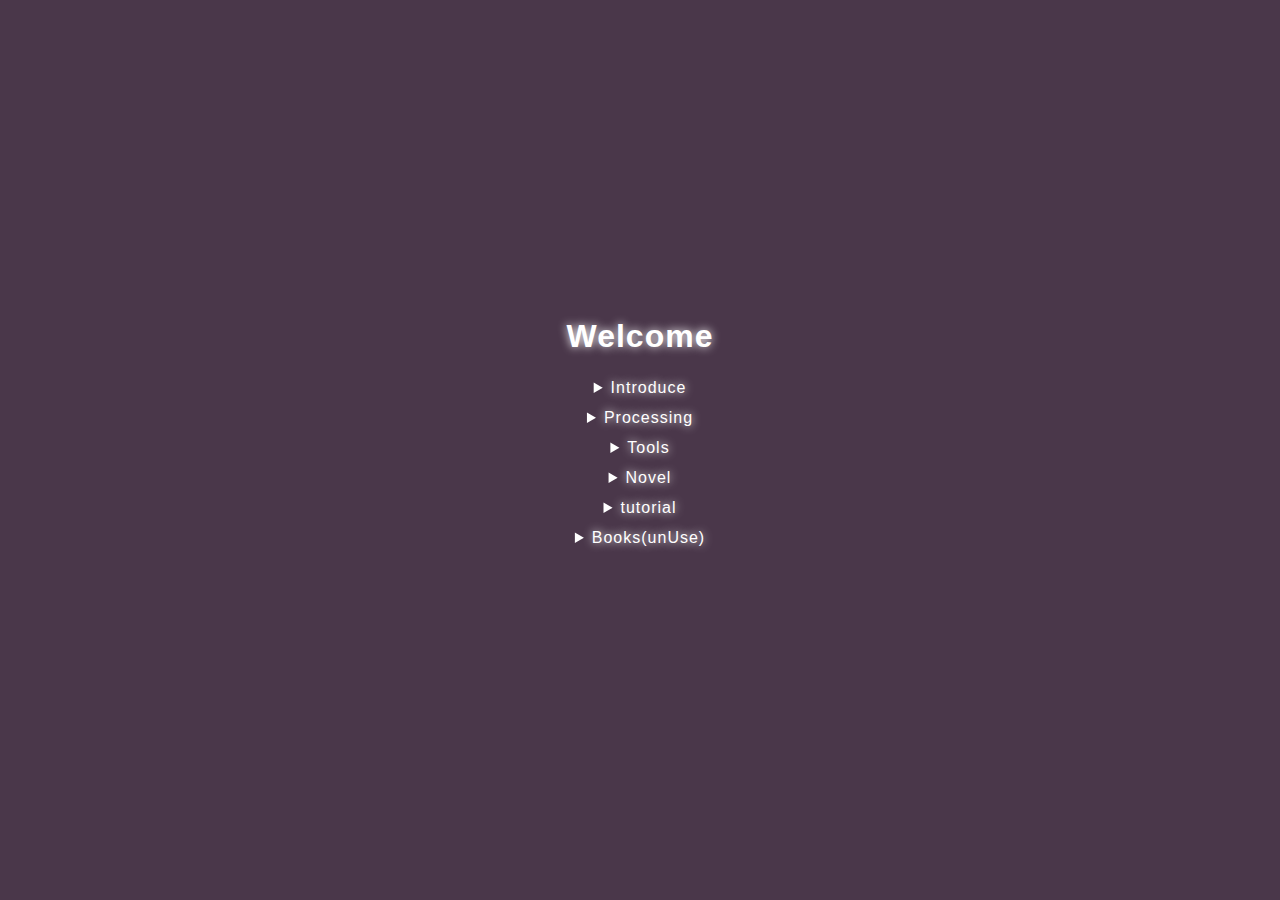
<file: index.html>
<!DOCTYPE html>
<html>
    <head>
        <meta charset="utf-8">
        <title>Chilly</title>
        <script type="text/javascript" src="src/rely/correspond.js"></script>
        <link rel="stylesheet" href="src/rely/style.css">
       
        <!--
         <style>
            #header{}
         </style>    
        <script type="text/javascript">
            function change_text(){
                document.getElementById("change").innerHTML="你在我就不无聊啦";
            }    
        </script>
      -->
        
    </head>
    <body>
        <!--
        <img src="https://SoTosorrow.github.io/src/img/love_is_in_my_blood.jpg" width="100" height="142"/>
        
        <img src="D:\git\Rep\SoTosorrow.github.io\src\img\love_is_in_my_blood.jpg" width="800" height="400"/>
        
       
        
        
        <div id=header>
            <div id="login">
                <h1>aa</h1></div>
            <h2>不会真的有人无聊到写博客吧</h2>
            <h3>好吧就是我</h3>
        <a href="https://SoTosorrow.github.io/other/Pry_into_my_brain.html" id=colour_cornsilk>Think</a>
        <br>
        <a href="D:\\git\\Rep\SoTosorrow.github.io\\other\\Pry_into_my_brain.html" id=colour_cornsilk>Think</a>
        </div>
         -->
        <div id="login">
            <h1>Welcome</h1>
            <details>
                <summary>Introduce</summary>
 
            </details>
            <details>
                <summary>Processing</summary>
                <a href="src/Processing/processing-demo.html">Process Demo</a>
                <br/>
                <a href="src/Processing//Snake/index.html">Snake Game</a>
                <br/>
                <a href="html/QuadTree.html">QuadTree</a>
				<br/>
				<a href="html/MarchingSquare.html">MarchingSquare</a>
            </details>
            <details>
                <summary>Tools</summary>
                <a href="https://github.com/SoTosorrow/SoTosorrow.github.io/blob/master/tools/main.py">Folder Mover</a>
                <br/>
                <a href="https://SoTosorrow.github.io/tools/PPM_View.html">PPM View</a>
            </details>
            <details>
                <summary>Novel</summary>
                <a href="https://SoTosorrow.github.io/html/poetry.html">poetry</a>
                <br/>
                <!--
                <a href="https://SoTosorrow.github.io/html/poetry.html">story</a>
                <br/>
                <a href="https://SoTosorrow.github.io/html/poetry.html">sentence</a>
                <br/>
                -->
                <a href="https://SoTosorrow.github.io/html/question.html">question</a>
                <br/>
                <a href="https://SoTosorrow.github.io/html/think.html">think</a>
                <br/>
            </details>
            <details>
                <summary>tutorial</summary>
                <a href="https://p5.xn--fiqs8s/">Processing</a>
            </details>
            <details>
                <summary>Books(unUse)</summary>
                <a href="http://file.allitebooks.com/20151120/The%20Nature%20of%20Code.pdf">The Nature of Code</a>
            </details>
        </div>
        
        <!--
        <div id=nav>
            <a href="">introduce</a>
            <br>
            <a href="">tutorial</a>
            <br>
            <a href="">novel</a>          
            <br>
                       
            <br>
            <details>
                <summary>tools</summary>
                <a href="https://github.com/SoTosorrow/SoTosorrow.github.io/blob/master/tools/main.py">Folder move batch</a>
                <a href="https://SoTosorrow.github.io/tools/PPM_View.html">PPM View</a>
            </details>
                
        </div>
        <div id=section>
            <h2>
                2020-11-29
            </h2>
            <p>
                等待赛博朋克2077中
            </p>
        </div>

        <div id="footer">
            <h3 id=changeText>无聊搭博客中~~~~~~</h3>
            <button onclick="change_text()">踩一下</button>
        </div>
                -->
    </body>
</html>
</file>
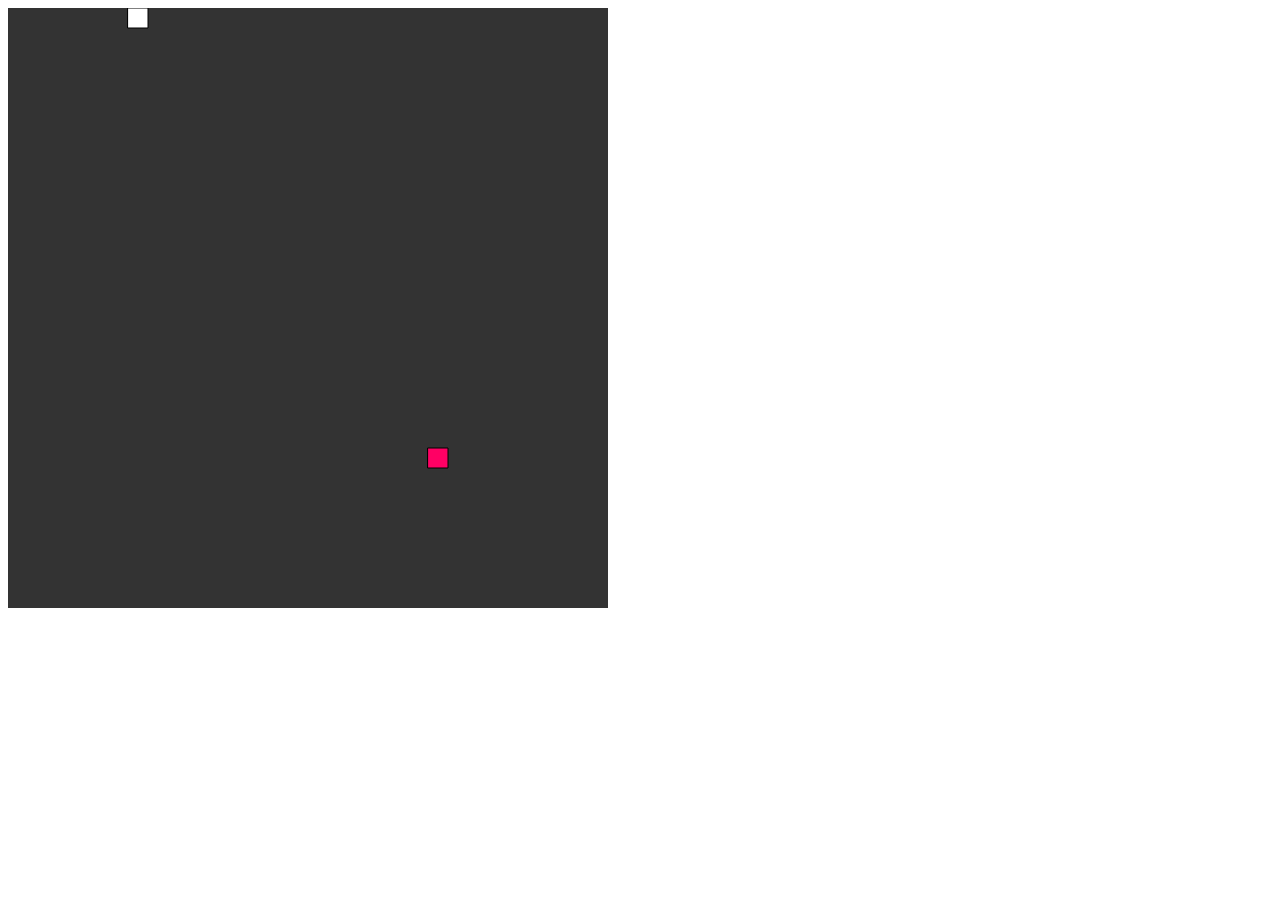
<file: src/Processing/Snake/index.html>
<!DOCTYPE html>
<html>
  <head>
    <meta charset="UTF-8">
    <title>Snake Game</title>
    <!--<script type="text/javascript" src="https://cdn.jsdelivr.net/npm/p5@1.1.9/lib/p5.min.js"></script>
    
    <script type="text/javascript" src="https://cdn.jsdelivr.net/npm/p5@1.1.9/lib/addons/p5.sound.min.js"></script>
    -->
    <script type="text/javascript" src="../libraries/p5.min.js"></script>
    <script type="text/javascript" src="../libraries/p5.sound.js"></script>
    <script type="text/javascript" src="sketch.js"></script>
    <script type="text/javascript" src="snake.js"></script>
  </head>
  <body>
  </body>
</html>
</file>
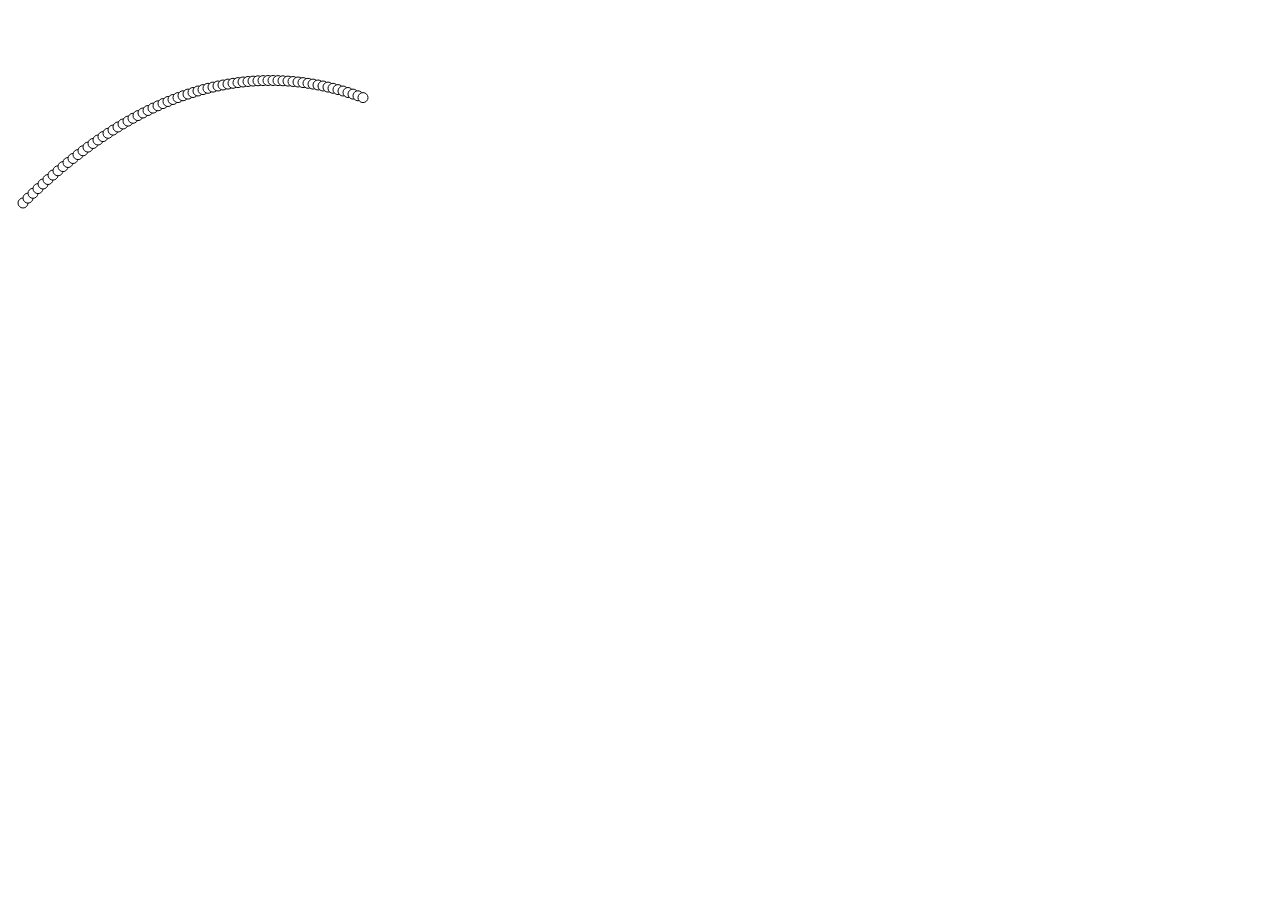
<file: mouseEmitParticle.html>
<html>
<head>
    <meta charset="utf-8">
    <title>mouseEmitParticle</title>

    <script type="text/javascript" src="src/rely/Vector2.js"></script>
    <script type="text/javascript" src="src/rely/linearEmitTrace.js"></script>
 
</head>
<body>
    <canvas id="emit" width="500" height="500"></canvas>
    <script type="text/javascript">

    //TODO 自适应填充canvas
    linearEmitTrace("emit");
    console.log(document.documentElement.clientWidth);
    console.log(document.documentElement.clientHeight);
    

    var iteration=1;
    
    </script>
    

</body>


</html>
</file>
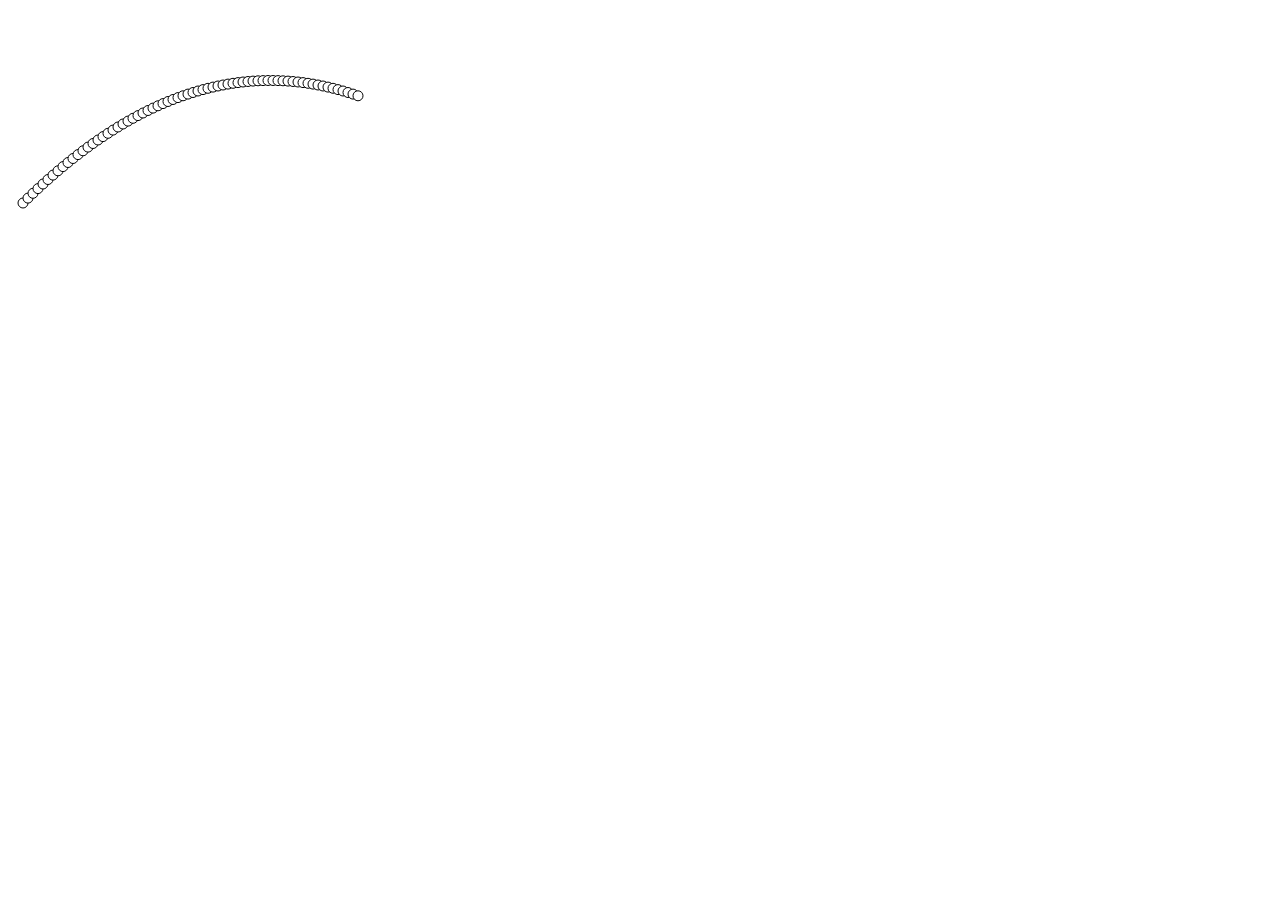
<file: test.html>
<!DOCTYPE html>  
<html lang="en">  
<head>  
 <meta charset="UTF-8">  
 <title>Particle Simulation</title>   
  
 <script type="text/javascript" src="src/rely/Vector2.js"></script>
 <script type="text/javascript" src="src/rely/linearEmitTrace.js"></script>

</head>  
<body>  
    <!--
    <textarea id="code" rows="20" cols="100"></textarea>
    -->
    <canvas id="myCanvas" width="3000px" height="1000px">
    </canvas>
    <script type="text/javascript">
        

        linearEmitTrace("myCanvas");
        l();


    </script>

</body>  
</html>
</file>
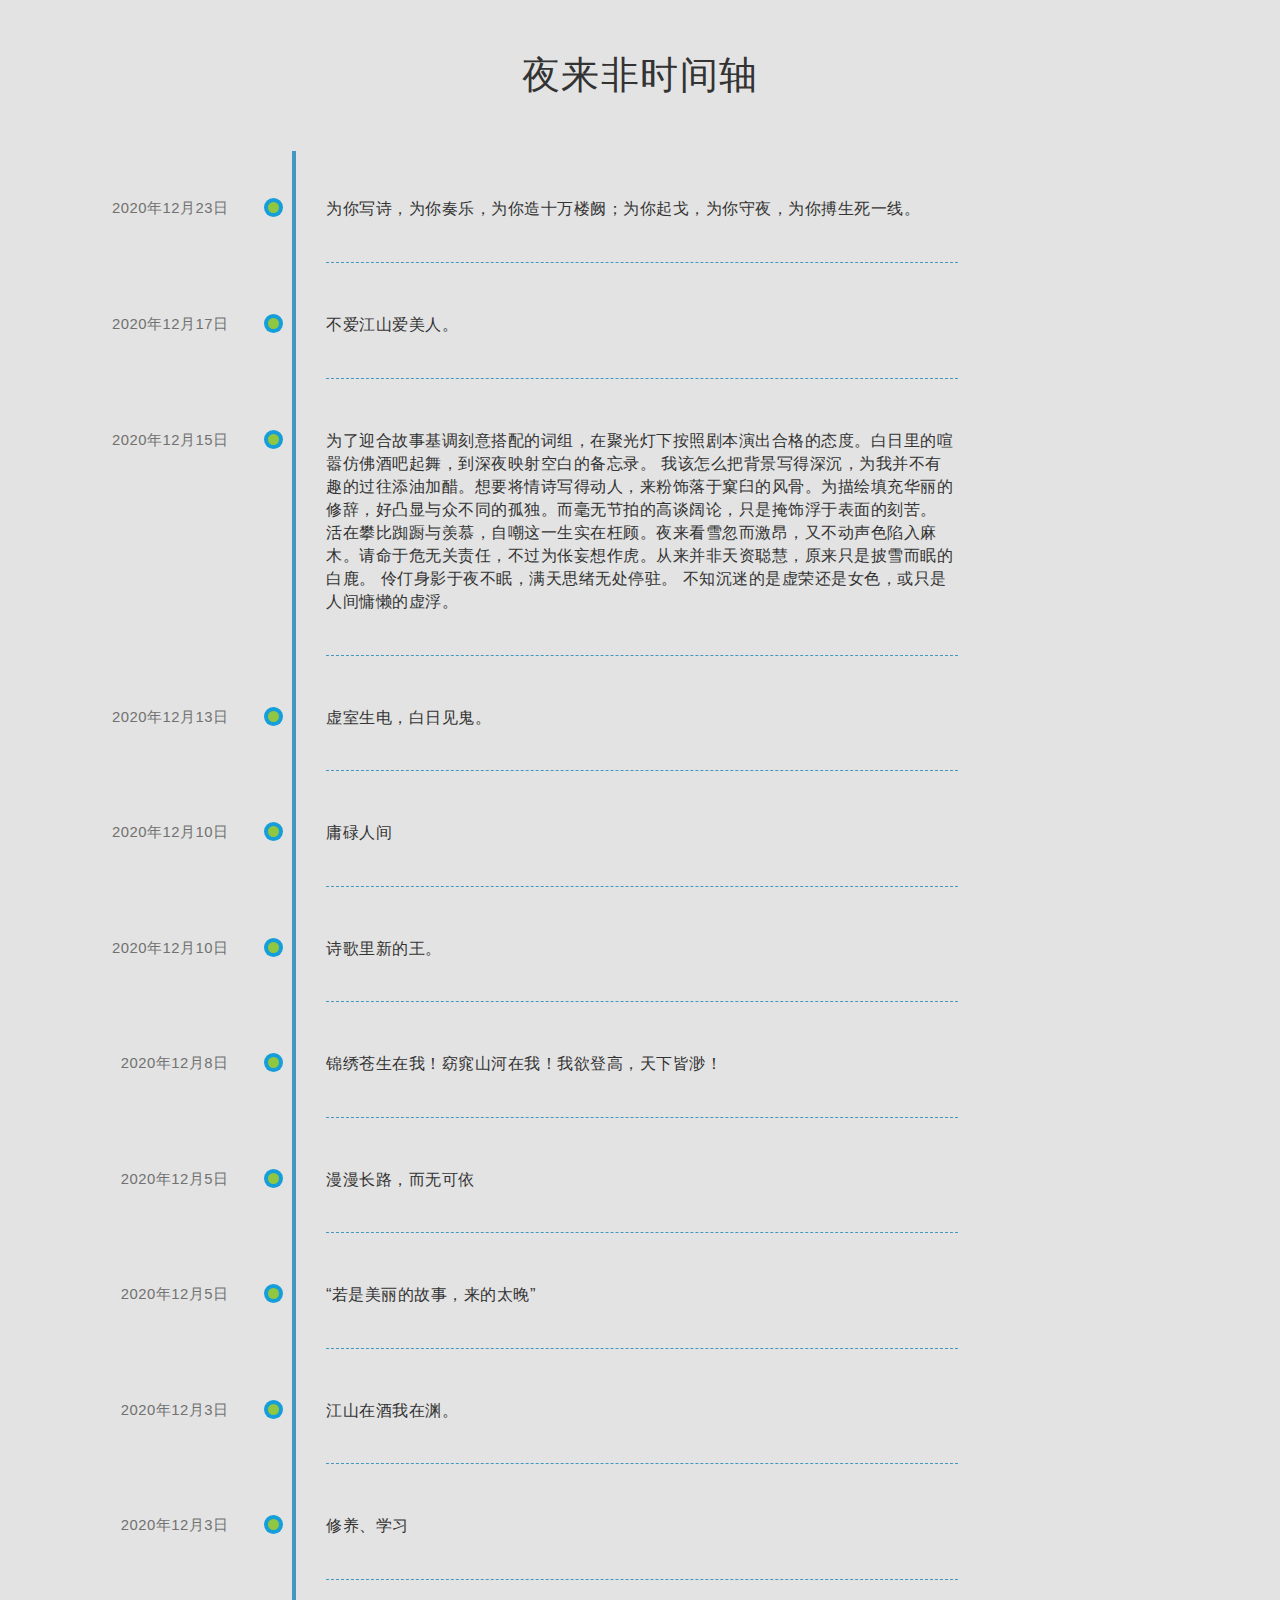
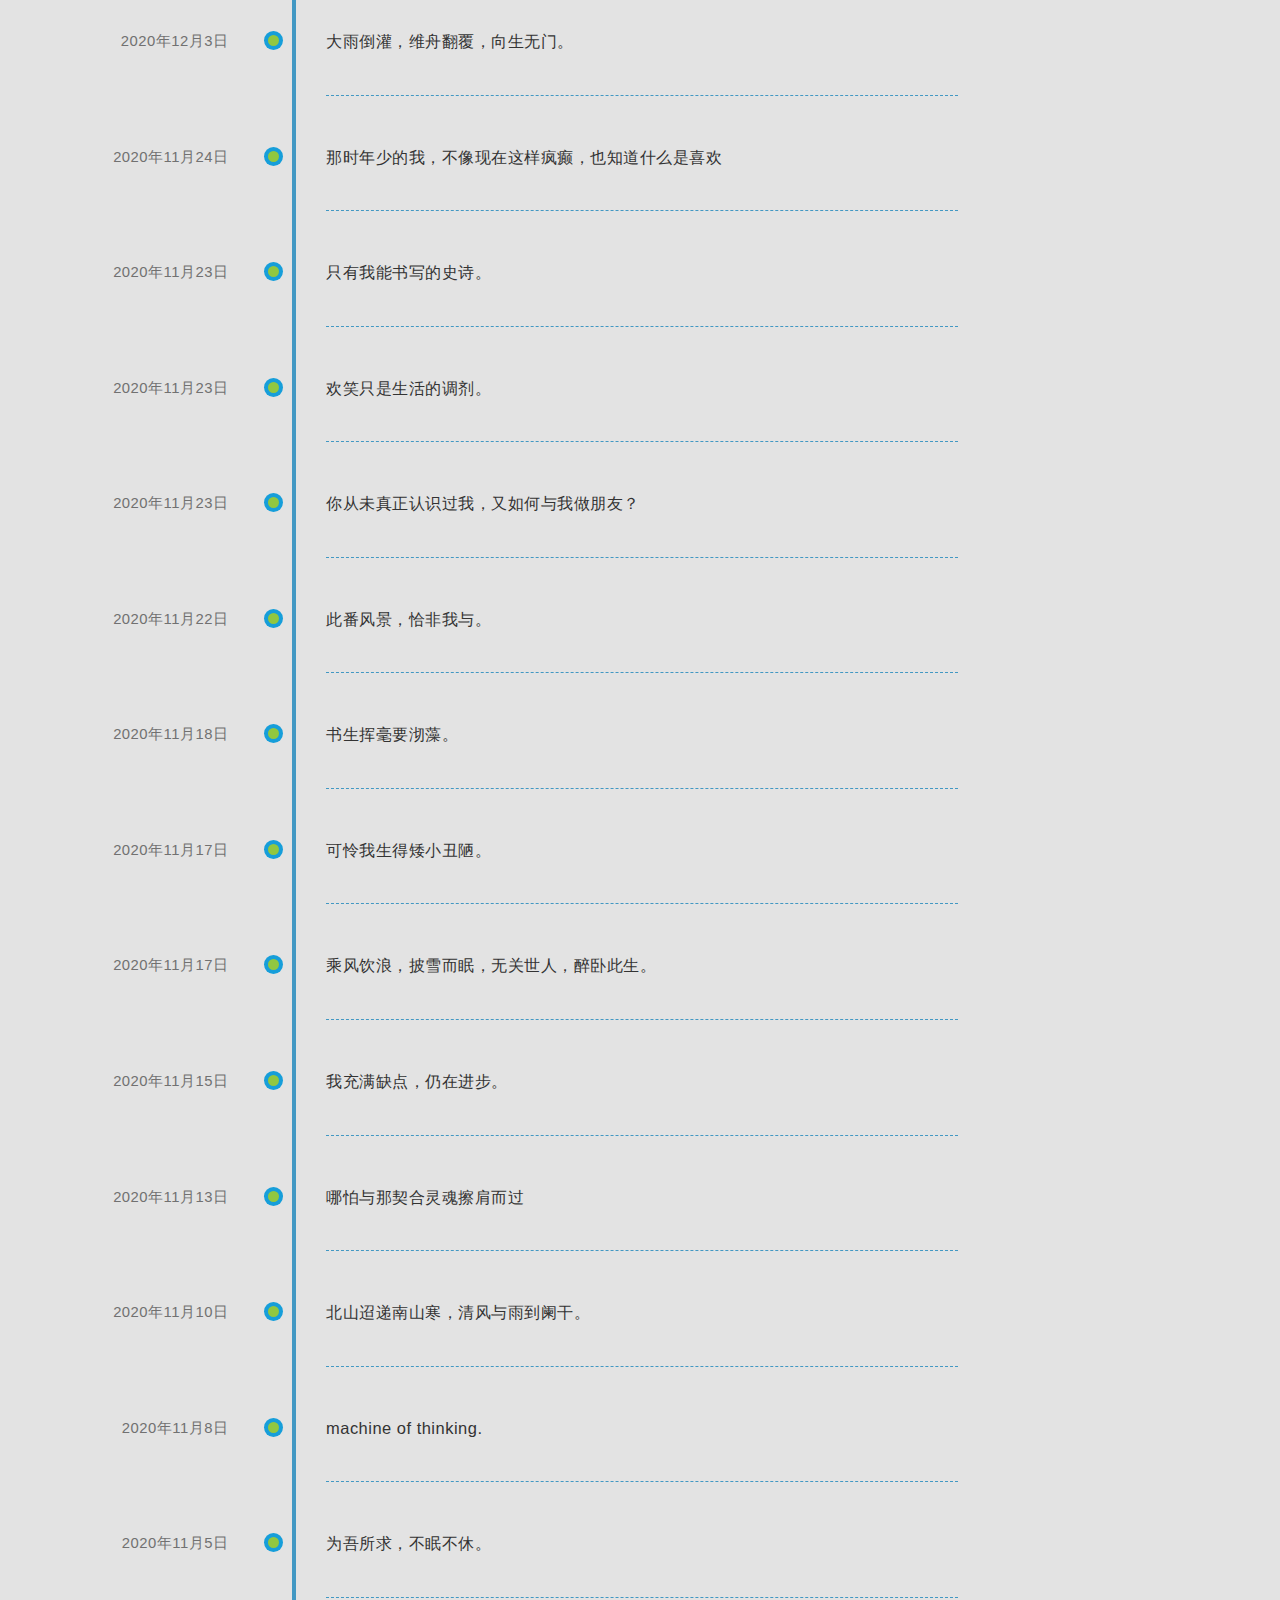
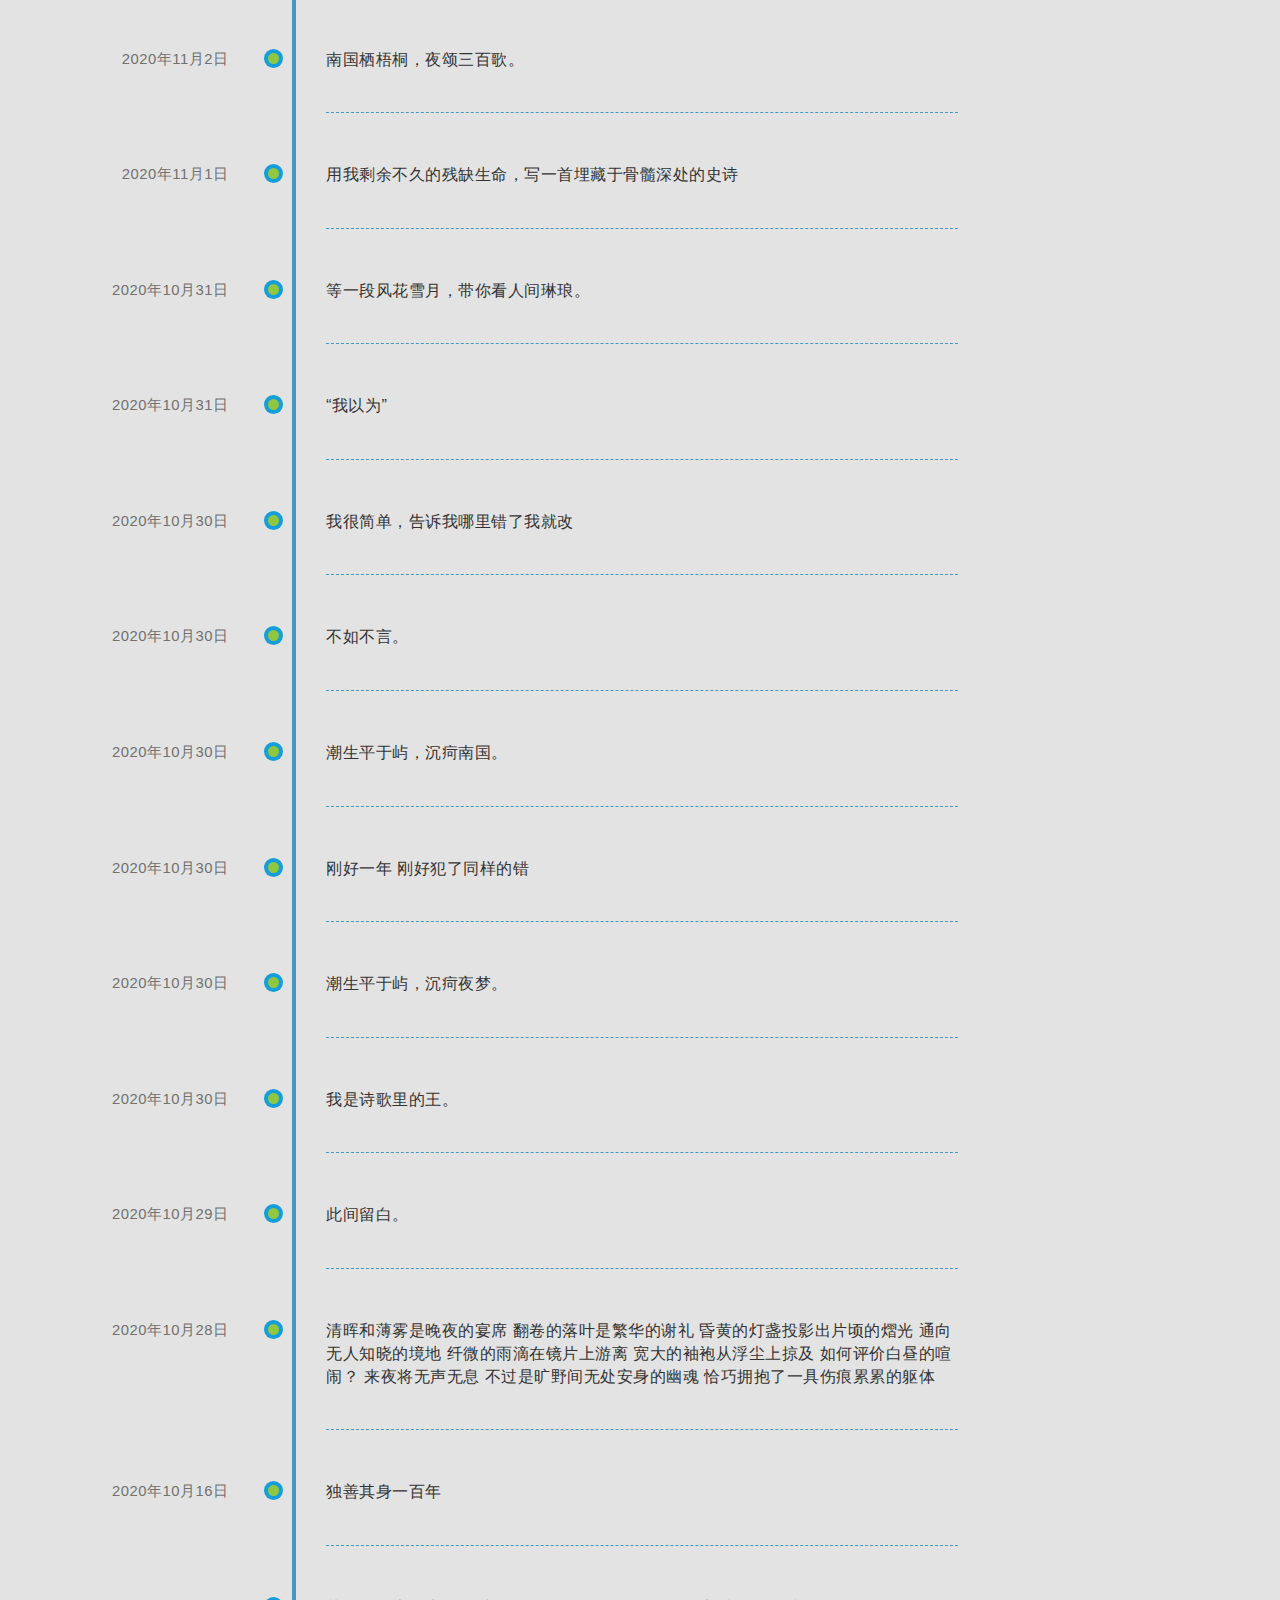
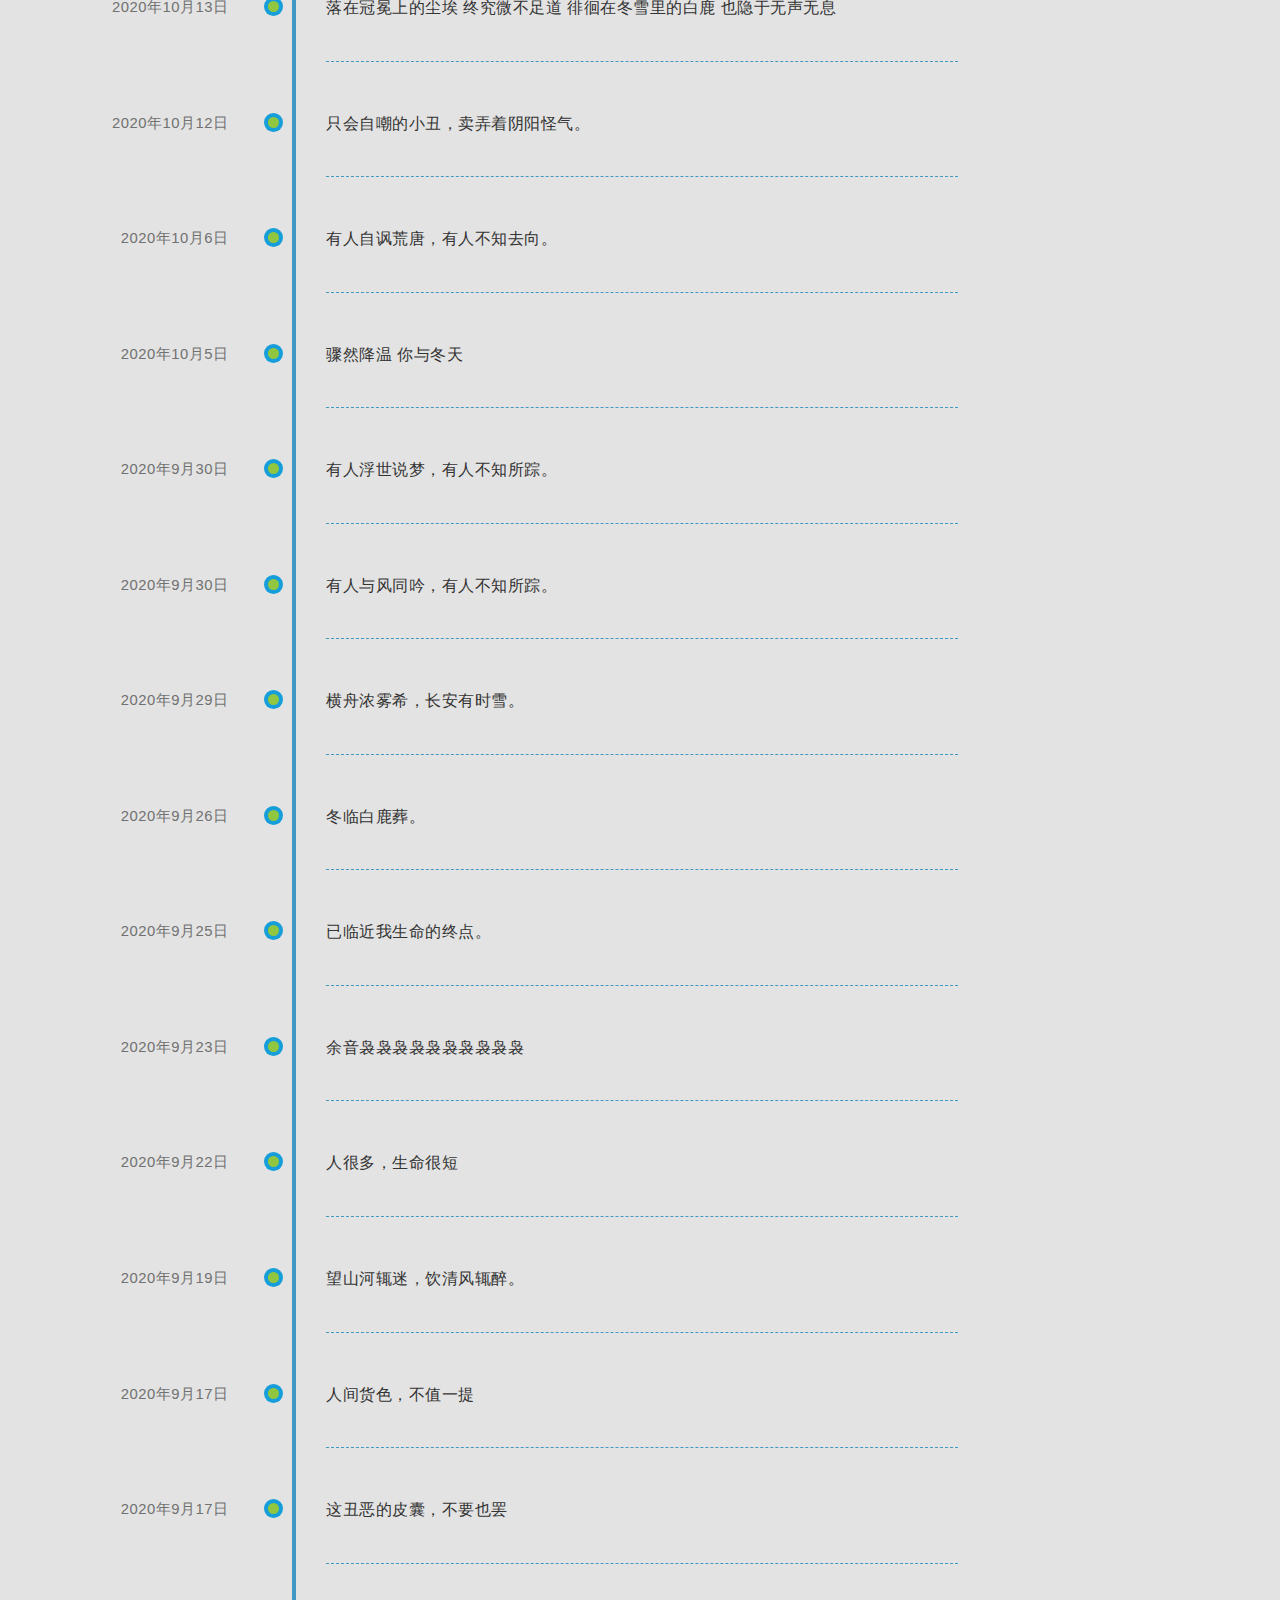
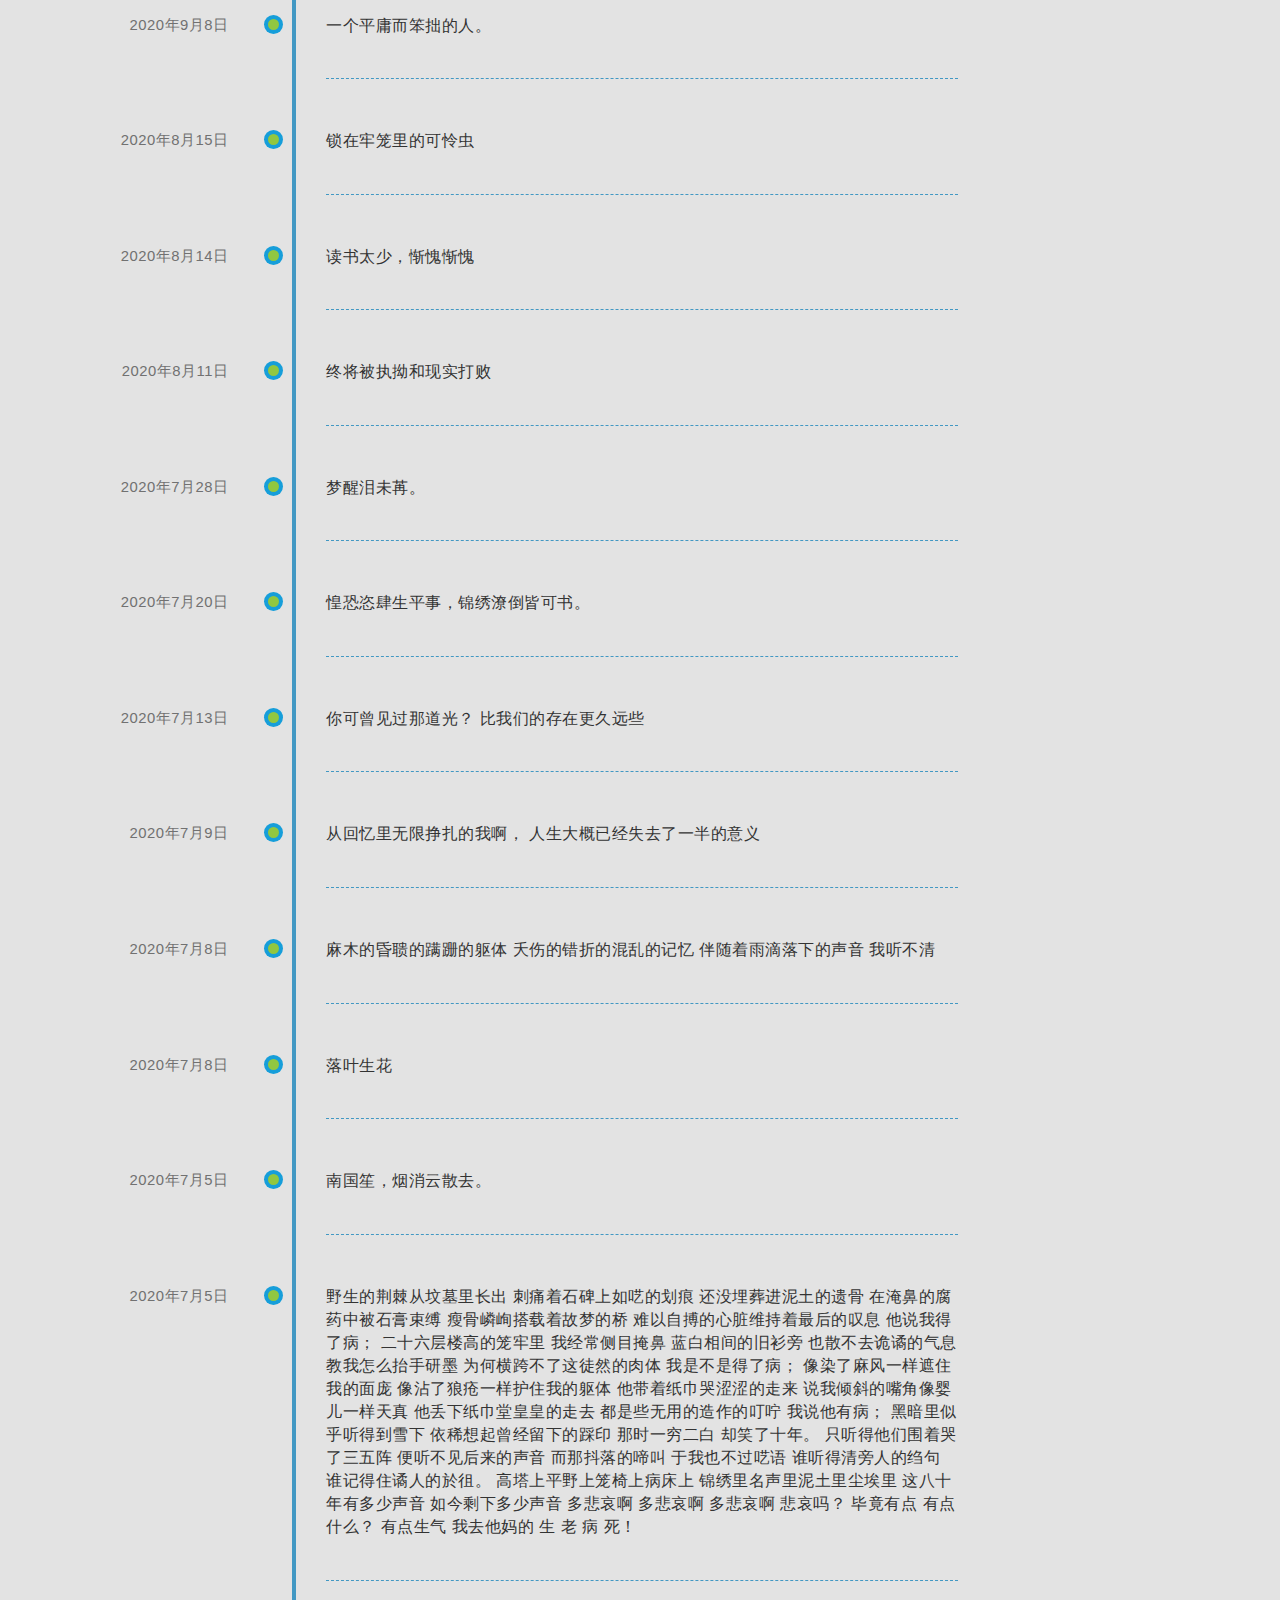
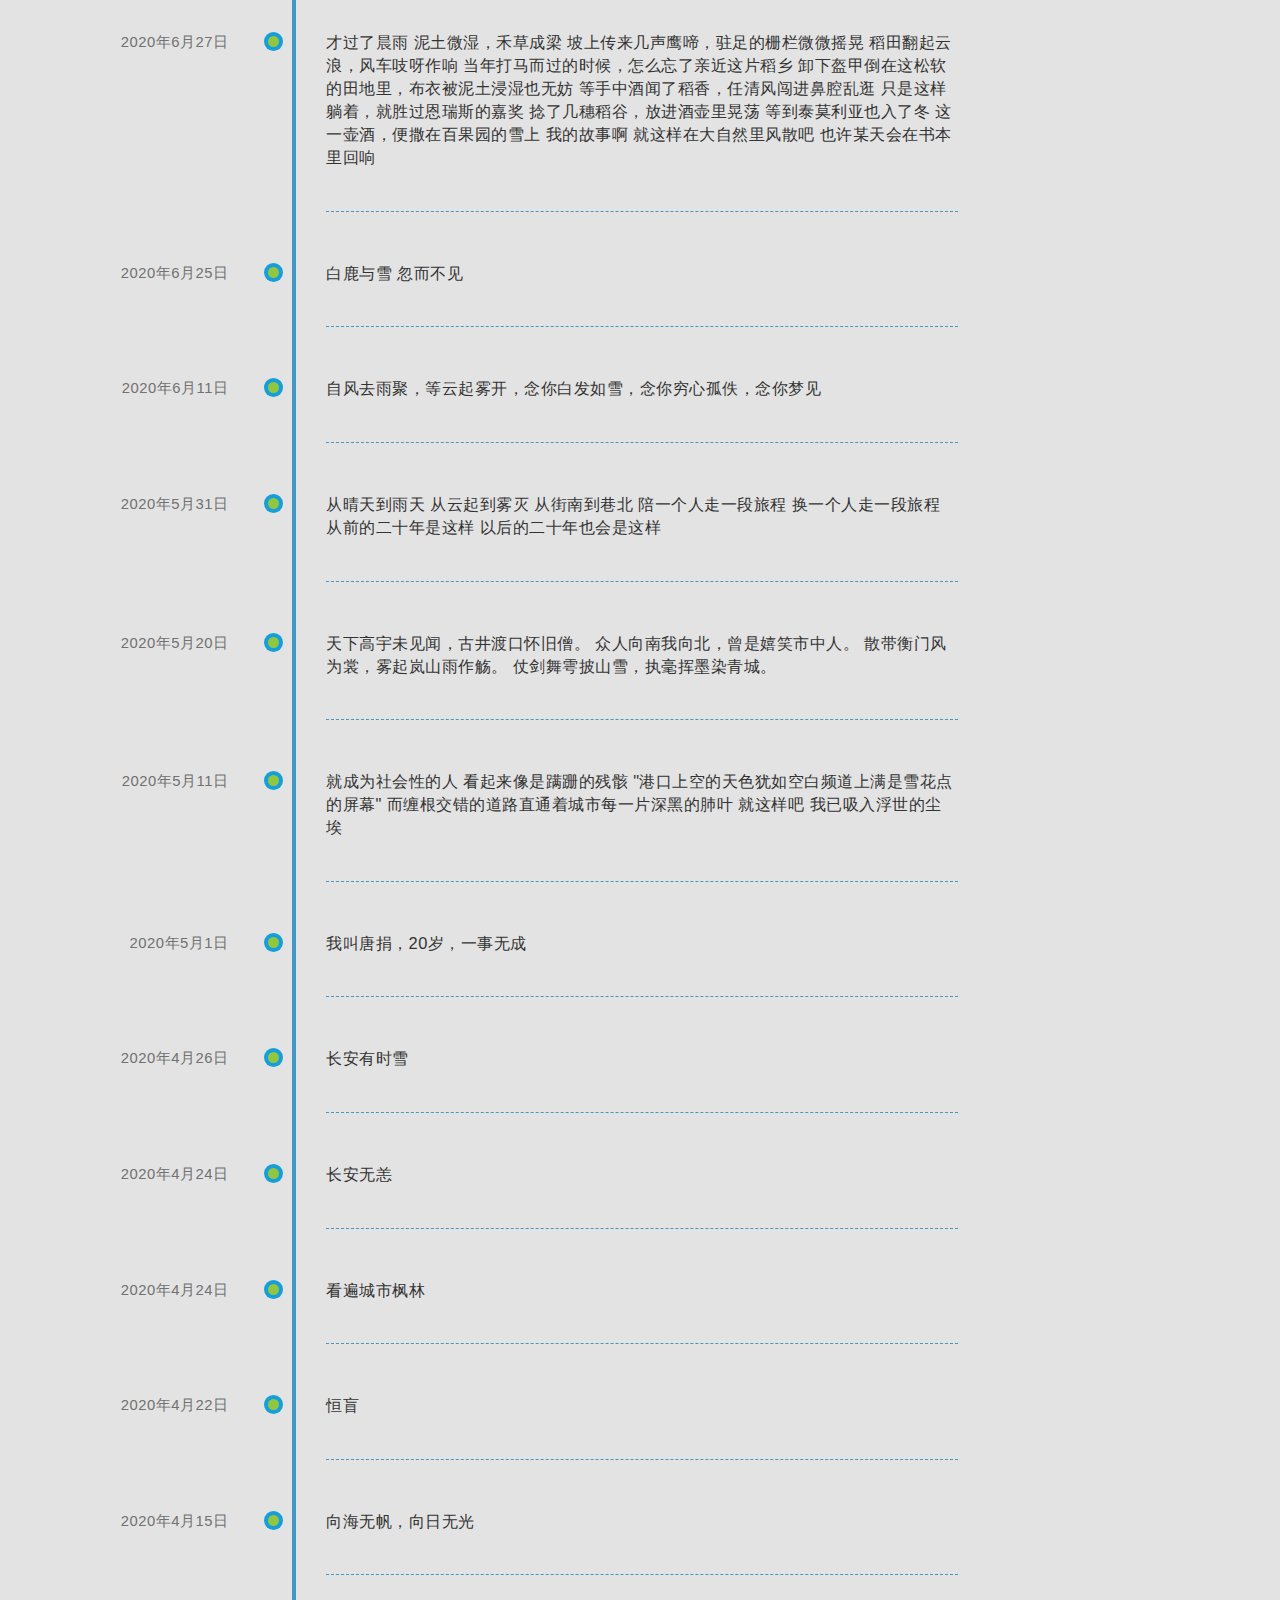
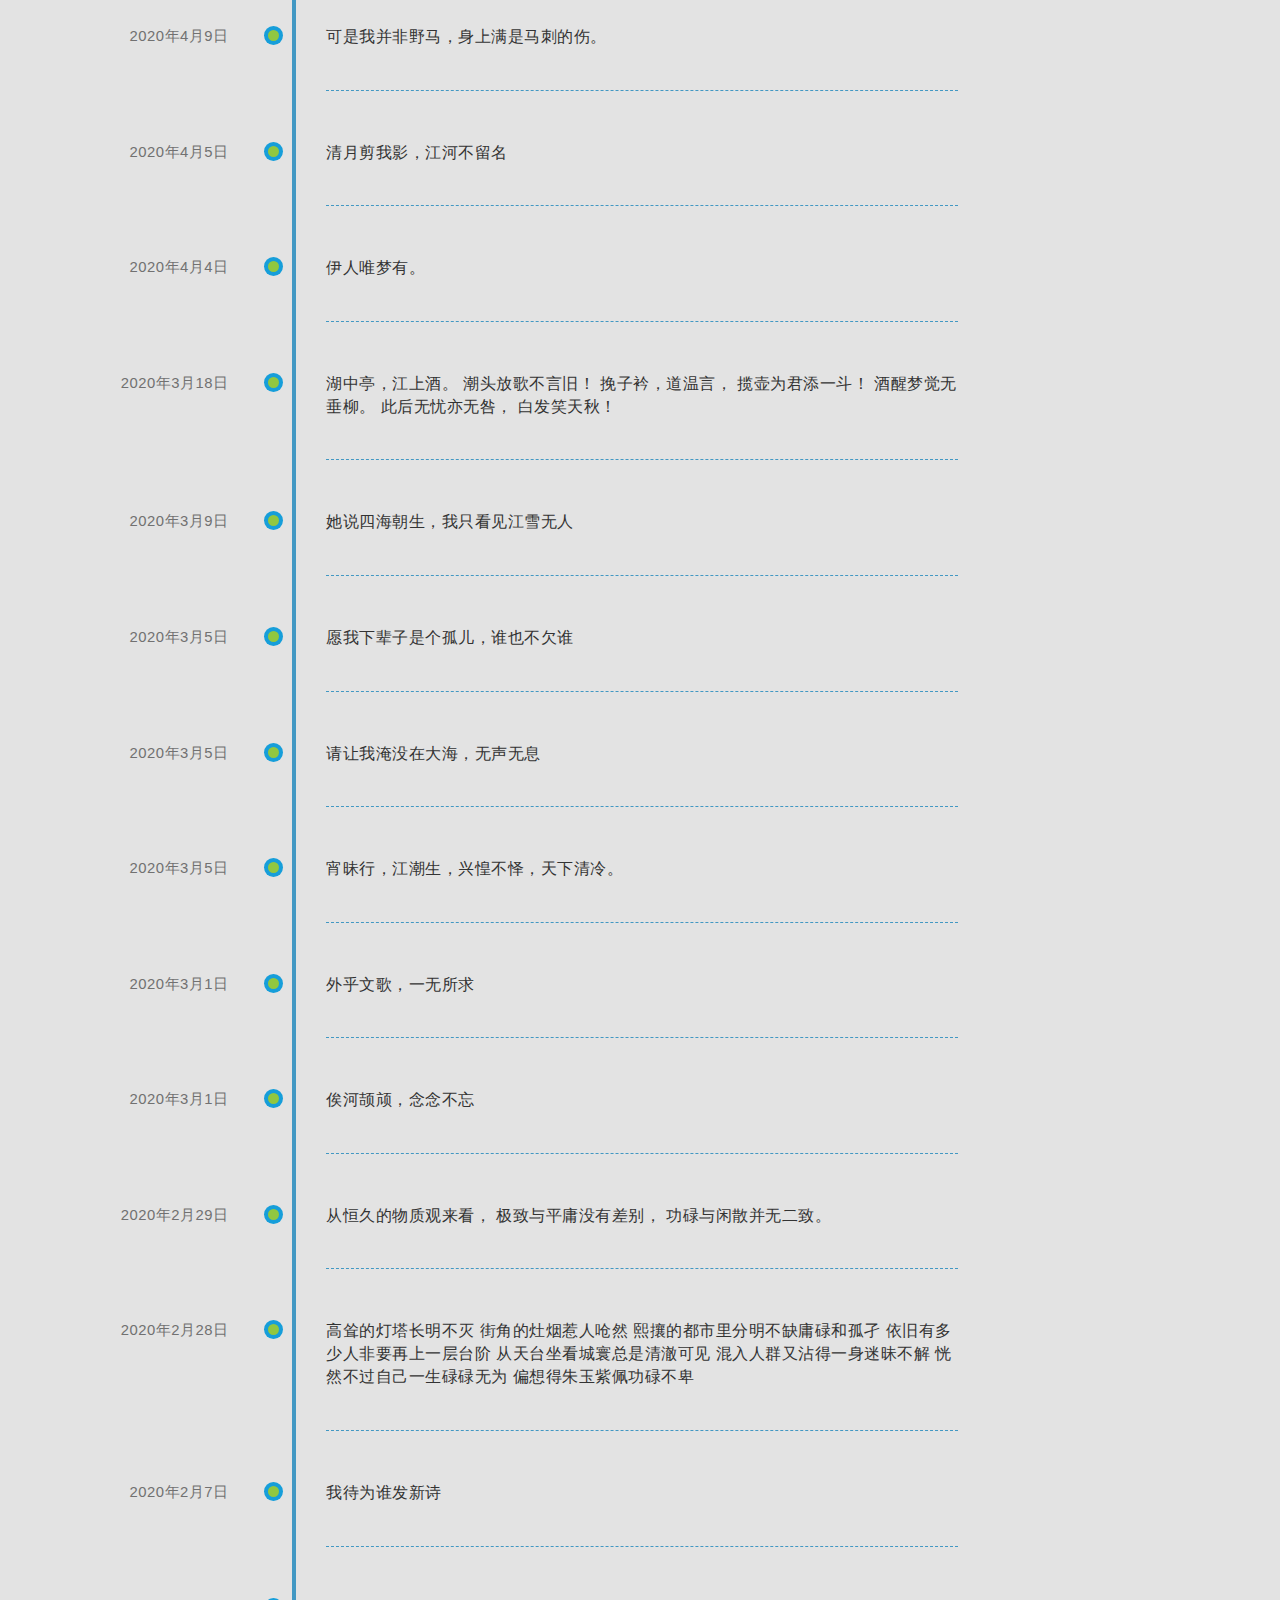
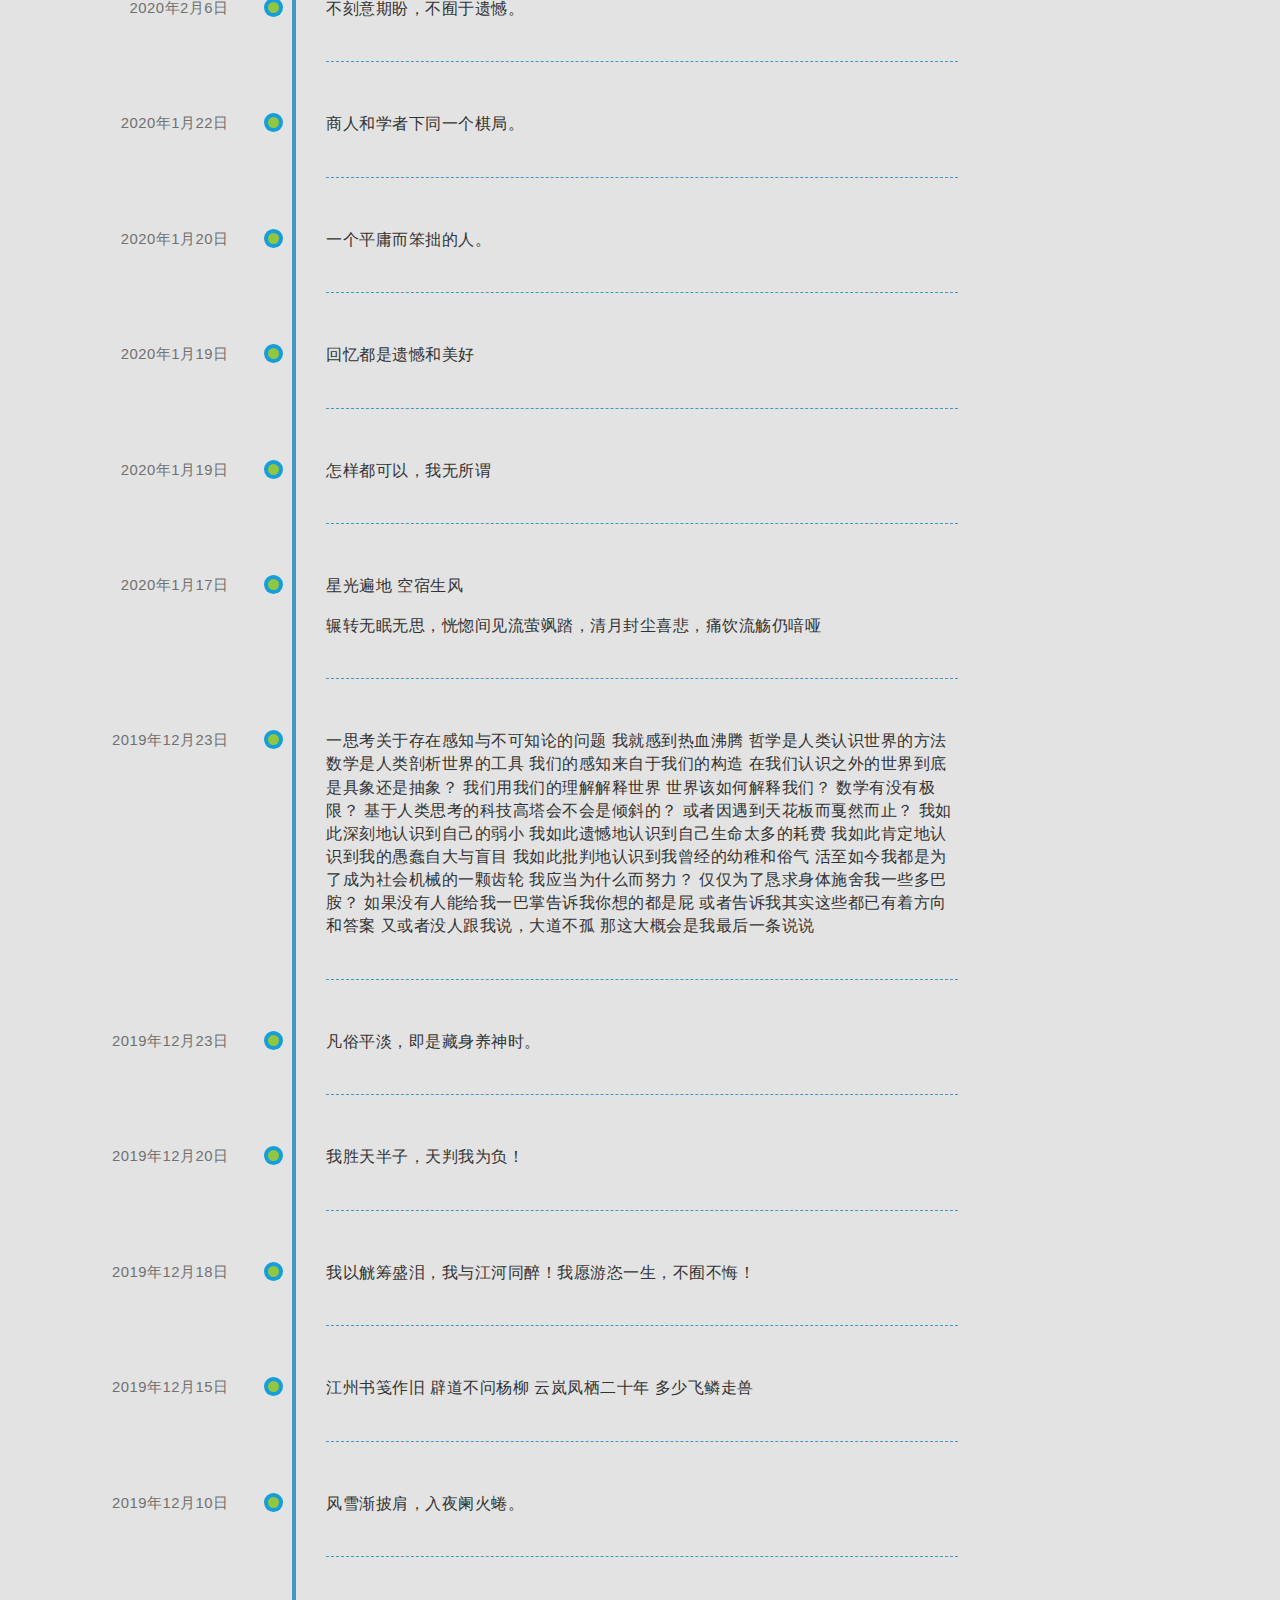
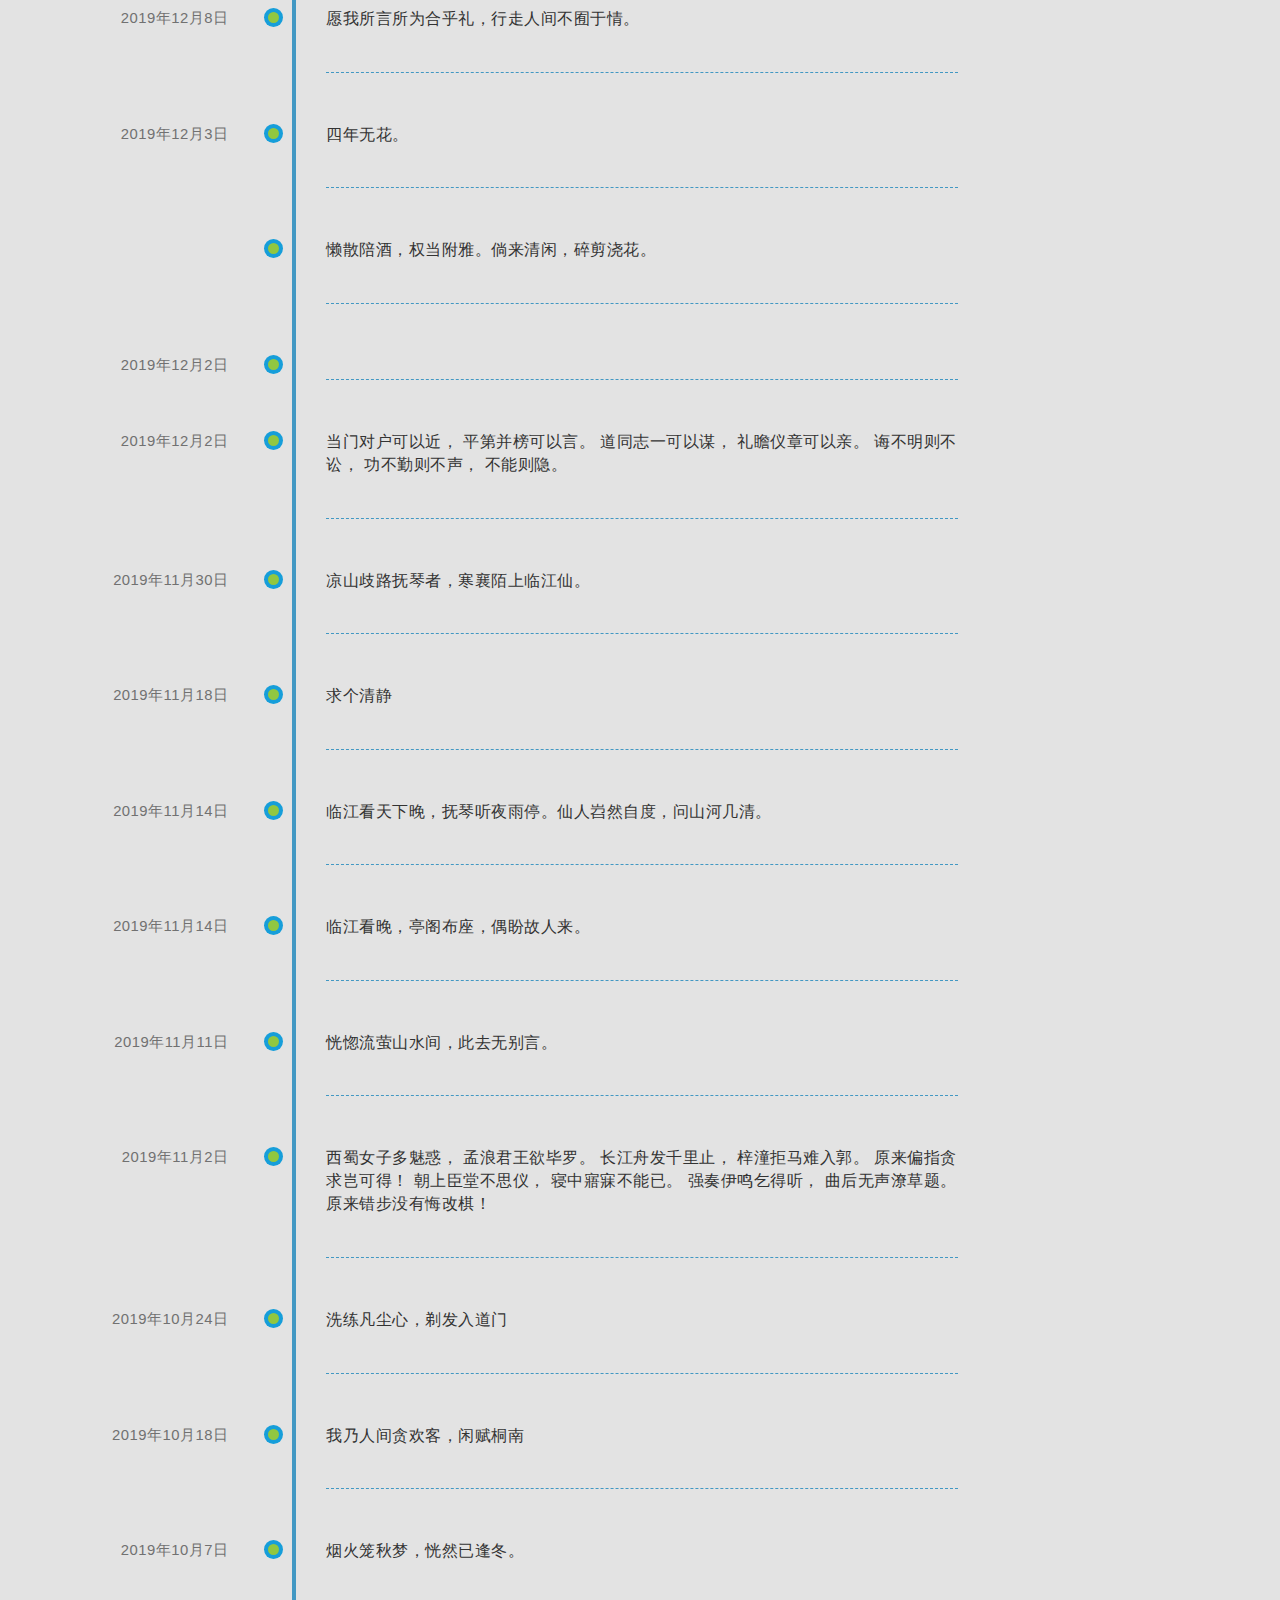
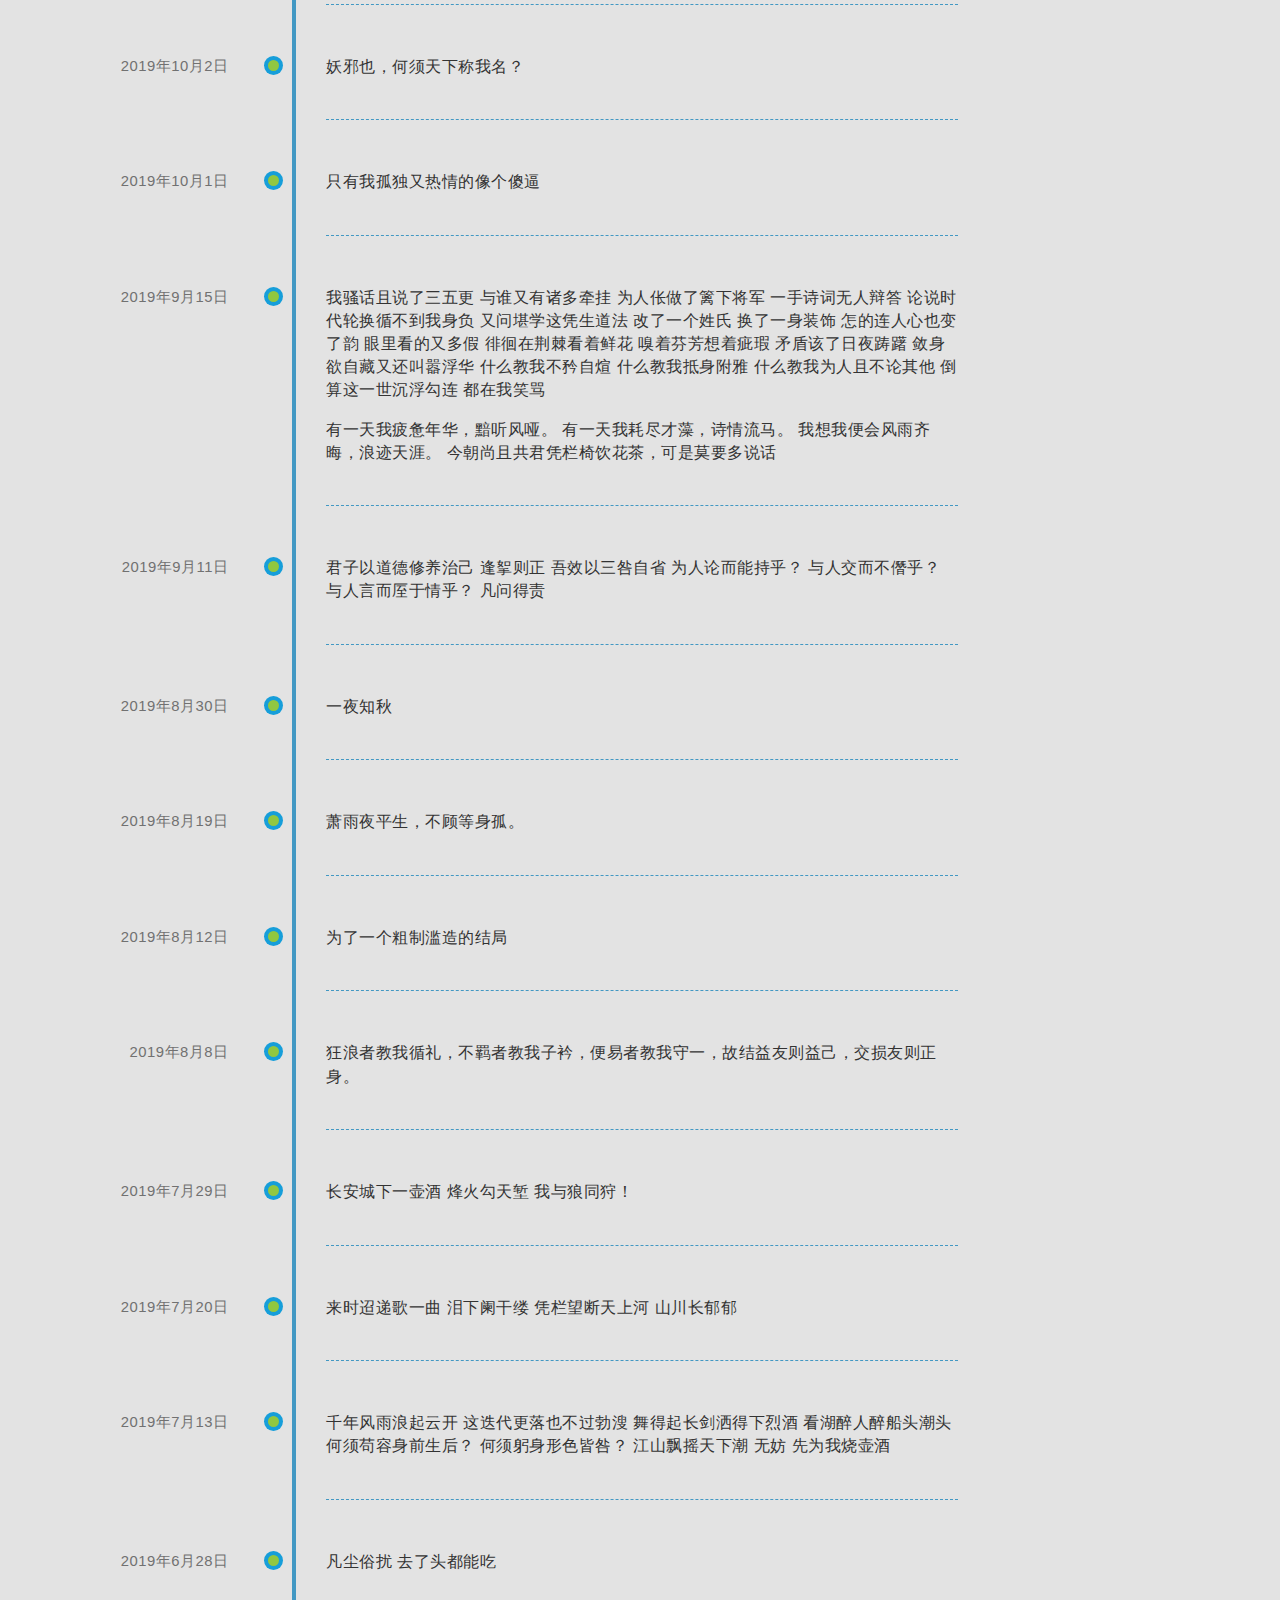
<file: html/poetry.html>
<!DOCTYPE html>
<html>
    <head>
        <meta charset="UTF-8"><meta name="viewport" content=" initial-scale=1.0, maximum-scale=1.0, user-scalable=no"/>
        <meta name="format-detection" content="telephone=no">
        <link rel="shortcut icon" href="http://s.techbrood.com/themes/techbrood/image/favicon.ico" type="image/x-icon" />
        <link rel="stylesheet" href="timeline.css">
        <!--
        <script>
            var _hmt = _hmt || [];
            (function() {
            var hm = document.createElement("script");
            hm.src = "//hm.baidu.com/hm.js?8c68efa3648cdc01a3d8333e0becf3c7";
            var s = document.getElementsByTagName("script")[0]; 
            s.parentNode.insertBefore(hm, s);
            })();
        </script>
        -->
        
    </head>
    <body>
        
        <div id="content">
        <h1>夜来非时间轴</h1>
    
        <ul class="timeline">
            <li class="event" data-date="2020年12月23日">
                <p>为你写诗，为你奏乐，为你造十万楼阙；为你起戈，为你守夜，为你搏生死一线。</p>
            </li>
            <li class="event" data-date="2020年12月17日">
                <p>不爱江山爱美人。</p>
            </li>
            <li class="event" data-date="2020年12月15日">
                <p>为了迎合故事基调刻意搭配的词组，在聚光灯下按照剧本演出合格的态度。白日里的喧嚣仿佛酒吧起舞，到深夜映射空白的备忘录。
                    我该怎么把背景写得深沉，为我并不有趣的过往添油加醋。想要将情诗写得动人，来粉饰落于窠臼的风骨。为描绘填充华丽的修辞，好凸显与众不同的孤独。而毫无节拍的高谈阔论，只是掩饰浮于表面的刻苦。
                    活在攀比踟蹰与羡慕，自嘲这一生实在枉顾。夜来看雪忽而激昂，又不动声色陷入麻木。请命于危无关责任，不过为伥妄想作虎。从来并非天资聪慧，原来只是披雪而眠的白鹿。
                    伶仃身影于夜不眠，满天思绪无处停驻。
                    不知沉迷的是虚荣还是女色，或只是人间慵懒的虚浮。</p>
            </li>
            <li class="event" data-date="2020年12月13日">
                <p>虚室生电，白日见鬼。</p>
            </li>
            <li class="event" data-date="2020年12月10日">
                <p>庸碌人间</p>
            </li>
            <li class="event" data-date="2020年12月10日">
                <p>诗歌里新的王。</p>
            </li>
            <li class="event" data-date="2020年12月8日">
                <p>锦绣苍生在我！窈窕山河在我！我欲登高，天下皆渺！</p>
            </li>
            <li class="event" data-date="2020年12月5日">
                <p>漫漫长路，而无可依</p>
            </li>
            <li class="event" data-date="2020年12月5日">
                <p>“若是美丽的故事，来的太晚”</p>
            </li>
            <li class="event" data-date="2020年12月3日">
                <p>  江山在酒我在渊。</p>
            </li>
            <li class="event" data-date="2020年12月3日">
                <p>修养、学习</p>
            </li>
            <li class="event" data-date="2020年12月3日">
                <p>大雨倒灌，维舟翻覆，向生无门。</p>
            </li>
            <li class="event" data-date="2020年11月24日">
                <p>那时年少的我，不像现在这样疯癫，也知道什么是喜欢</p>
            </li>
            <li class="event" data-date="2020年11月23日">
                <p>只有我能书写的史诗。</p>
            </li>
            <li class="event" data-date="2020年11月23日">
                <p>欢笑只是生活的调剂。</p>
            </li>
            <li class="event" data-date="2020年11月23日">
                <p>你从未真正认识过我，又如何与我做朋友？</p>
            </li>
            <li class="event" data-date="2020年11月22日">
                <p>  此番风景，恰非我与。</p>
            </li>
            <li class="event" data-date="2020年11月18日">
                <p>书生挥毫要沏藻。 </p>
            </li>
            <li class="event" data-date="2020年11月17日">
                <p>可怜我生得矮小丑陋。</p>
            </li>
            <li class="event" data-date="2020年11月17日">
                <p>乘风饮浪，披雪而眠，无关世人，醉卧此生。</p>
            </li>
            <li class="event" data-date="2020年11月15日">
                <p>我充满缺点，仍在进步。</p>
            </li>
            <li class="event" data-date="2020年11月13日">
                <p>哪怕与那契合灵魂擦肩而过</p>
            </li>
            <li class="event" data-date="2020年11月10日">
                <p>北山迢递南山寒，清风与雨到阑干。</p>
            </li>
            <li class="event" data-date="2020年11月8日">
                <p>machine of thinking.</p>
            </li>
            <li class="event" data-date="2020年11月5日">
                <p>为吾所求，不眠不休。</p>
            </li>
            <li class="event" data-date="2020年11月2日">
                <p>  南国栖梧桐，夜颂三百歌。</p>
            </li>
            <li class="event" data-date="2020年11月1日">
                <p>用我剩余不久的残缺生命，写一首埋藏于骨髓深处的史诗</p>
            </li>
            <li class="event" data-date="2020年10月31日">
                <p>等一段风花雪月，带你看人间琳琅。</p>
            </li>
            <li class="event" data-date="2020年10月31日">
                <p>“我以为”</p>
            </li>
            <li class="event" data-date="2020年10月30日">
                <p>我很简单，告诉我哪里错了我就改</p>
            </li>
            <li class="event" data-date="2020年10月30日">
                <p>不如不言。</p>
            </li>
            <li class="event" data-date="2020年10月30日">
                <p>潮生平于屿，沉疴南国。</p>
            </li>
            <li class="event" data-date="2020年10月30日">
                <p>刚好一年
                    刚好犯了同样的错</p>
            </li>
            <li class="event" data-date="2020年10月30日">
                <p>潮生平于屿，沉疴夜梦。</p>
            </li>
            <li class="event" data-date="2020年10月30日">
                <p>我是诗歌里的王。</p>
            </li>
            <li class="event" data-date="2020年10月29日">
                <p>此间留白。</p>
            </li>
            <li class="event" data-date="2020年10月28日">
                <p>清晖和薄雾是晚夜的宴席
                    翻卷的落叶是繁华的谢礼
                    昏黄的灯盏投影出片顷的熠光
                    通向无人知晓的境地
                    纤微的雨滴在镜片上游离
                    宽大的袖袍从浮尘上掠及
                    如何评价白昼的喧闹？
                    来夜将无声无息
                    不过是旷野间无处安身的幽魂
                    恰巧拥抱了一具伤痕累累的躯体</p>
            </li>
            <li class="event" data-date="2020年10月16日">
                <p>  独善其身一百年</p>
            </li>
            <li class="event" data-date="2020年10月13日">
                <p>落在冠冕上的尘埃
                    终究微不足道
                    徘徊在冬雪里的白鹿
                    也隐于无声无息</p>
            </li>
            <li class="event" data-date="2020年10月12日">
                <p>只会自嘲的小丑，卖弄着阴阳怪气。</p>
            </li>
            <li class="event" data-date="2020年10月6日">
                <p>有人自讽荒唐，有人不知去向。</p>
            </li>
            <li class="event" data-date="2020年10月5日">
                <p>  骤然降温
                    你与冬天</p>
            </li>
            <li class="event" data-date="2020年9月30日">
                <p>有人浮世说梦，有人不知所踪。</p>
            </li>
            <li class="event" data-date="2020年9月30日">
                <p>有人与风同吟，有人不知所踪。</p>
            </li>
            <li class="event" data-date="2020年9月29日">
                <p>横舟浓雾希，长安有时雪。</p>
            </li>
            <li class="event" data-date="2020年9月26日">
                <p>冬临白鹿葬。</p>
            </li>
            <li class="event" data-date="2020年9月25日">
                <p>已临近我生命的终点。</p>
            </li>
            <li class="event" data-date="2020年9月23日">
                <p>余音袅袅袅袅袅袅袅袅袅袅</p>
            </li>
            <li class="event" data-date="2020年9月22日">
                <p>人很多，生命很短</p>
            </li>
            <li class="event" data-date="2020年9月19日">
                <p>望山河辄迷，饮清风辄醉。</p>
            </li>
            <li class="event" data-date="2020年9月17日">
                <p>人间货色，不值一提</p>
            </li>
            <li class="event" data-date="2020年9月17日">
                <p>这丑恶的皮囊，不要也罢</p>
            </li>
            <li class="event" data-date="2020年9月8日">
                <p>一个平庸而笨拙的人。</p>
            </li>
            <li class="event" data-date="2020年8月15日">
                <p>锁在牢笼里的可怜虫</p>
            </li>
            <li class="event" data-date="2020年8月14日">
                <p>读书太少，惭愧惭愧</p>
            </li>
            <li class="event" data-date="2020年8月11日">
                <p>终将被执拗和现实打败</p>
            </li>
            <li class="event" data-date="2020年7月28日">
                <p>梦醒泪未苒。</p>
            </li>
            <li class="event" data-date="2020年7月20日">
                <p>惶恐恣肆生平事，锦绣潦倒皆可书。</p>
            </li>
            <li class="event" data-date="2020年7月13日">
                <p>你可曾见过那道光？
                    比我们的存在更久远些</p>
            </li>
            <li class="event" data-date="2020年7月9日">
                <p>从回忆里无限挣扎的我啊，
                    人生大概已经失去了一半的意义</p>
            </li>
            <li class="event" data-date="2020年7月8日">
                <p>麻木的昏聩的蹒跚的躯体
                    夭伤的错折的混乱的记忆
                    伴随着雨滴落下的声音
                    我听不清</p>
            </li>
            <li class="event" data-date="2020年7月8日">
                <p>落叶生花</p>
            </li>
            <li class="event" data-date="2020年7月5日">
                <p>南国笙，烟消云散去。</p>
            </li>
            <li class="event" data-date="2020年7月5日">
                <p>野生的荆棘从坟墓里长出
                    刺痛着石碑上如呓的划痕
                    还没埋葬进泥土的遗骨
                    在淹鼻的腐药中被石膏束缚
                    瘦骨嶙峋搭载着故梦的桥
                    难以自搏的心脏维持着最后的叹息
                    他说我得了病；
                    二十六层楼高的笼牢里
                    我经常侧目掩鼻
                    蓝白相间的旧衫旁
                    也散不去诡谲的气息
                    教我怎么抬手研墨
                    为何横跨不了这徒然的肉体
                    我是不是得了病；
                    像染了麻风一样遮住我的面庞
                    像沾了狼疮一样护住我的躯体
                    他带着纸巾哭涩涩的走来
                    说我倾斜的嘴角像婴儿一样天真
                    他丢下纸巾堂皇皇的走去
                    都是些无用的造作的叮咛
                    我说他有病；
                    黑暗里似乎听得到雪下
                    依稀想起曾经留下的踩印
                    那时一穷二白
                    却笑了十年。
                    只听得他们围着哭了三五阵
                    便听不见后来的声音
                    而那抖落的啼叫
                    于我也不过呓语
                    谁听得清旁人的绉句
                    谁记得住谲人的於徂。
                    高塔上平野上笼椅上病床上
                    锦绣里名声里泥土里尘埃里
                    这八十年有多少声音
                    如今剩下多少声音
                    多悲哀啊
                    多悲哀啊
                    多悲哀啊
                    悲哀吗？
                    毕竟有点
                    有点什么？
                    有点生气
                    我去他妈的
                    生 老 病 死！</p>
            </li>
            <li class="event" data-date="2020年6月27日">
                <p>才过了晨雨
                    泥土微湿，禾草成梁
                    坡上传来几声鹰啼，驻足的栅栏微微摇晃
                    稻田翻起云浪，风车吱呀作响
                    当年打马而过的时候，怎么忘了亲近这片稻乡
                    卸下盔甲倒在这松软的田地里，布衣被泥土浸湿也无妨
                    等手中酒闻了稻香，任清风闯进鼻腔乱逛
                    只是这样躺着，就胜过恩瑞斯的嘉奖
                    捻了几穗稻谷，放进酒壶里晃荡
                    等到泰莫利亚也入了冬
                    这一壶酒，便撒在百果园的雪上
                    我的故事啊
                    就这样在大自然里风散吧
                    也许某天会在书本里回响</p>
            </li>
            <li class="event" data-date="2020年6月25日">
                <p>白鹿与雪
                    忽而不见</p>
            </li>
            <li class="event" data-date="2020年6月11日">
                <p>自风去雨聚，等云起雾开，念你白发如雪，念你穷心孤佚，念你梦见</p>
            </li>
            <li class="event" data-date="2020年5月31日">
                <p>从晴天到雨天
                    从云起到雾灭
                    从街南到巷北
                    陪一个人走一段旅程
                    换一个人走一段旅程
                    从前的二十年是这样
                    以后的二十年也会是这样</p>
            </li>
            <li class="event" data-date="2020年5月20日">
                <p>天下高宇未见闻，古井渡口怀旧僧。
                    众人向南我向北，曾是嬉笑市中人。
                    散带衡门风为裳，雾起岚山雨作觞。
                    仗剑舞雩披山雪，执毫挥墨染青城。</p>
            </li>
            <li class="event" data-date="2020年5月11日">
                <p>就成为社会性的人
                    看起来像是蹒跚的残骸
                    "港口上空的天色犹如空白频道上满是雪花点的屏幕"
                    而缠根交错的道路直通着城市每一片深黑的肺叶
                    就这样吧
                    我已吸入浮世的尘埃</p>
            </li>
            <li class="event" data-date="2020年5月1日">
                <p>我叫唐捐，20岁，一事无成</p>
            </li>
            <li class="event" data-date="2020年4月26日">
                <p>长安有时雪</p>
            </li>
            <li class="event" data-date="2020年4月24日">
                <p>长安无恙</p>
            </li>
            <li class="event" data-date="2020年4月24日">
                <p>看遍城市枫林</p>
            </li>
            <li class="event" data-date="2020年4月22日">
                <p>恒盲</p>
            </li>
            <li class="event" data-date="2020年4月15日">
                <p>向海无帆，向日无光</p>
            </li>
            <li class="event" data-date="2020年4月9日">
                <p>可是我并非野马，身上满是马刺的伤。</p>
            </li>
            <li class="event" data-date="2020年4月5日">
                <p>清月剪我影，江河不留名</p>
            </li>
            <li class="event" data-date="2020年4月4日">
                <p>伊人唯梦有。</p>
            </li>
            <li class="event" data-date="2020年3月18日">
                <p>湖中亭，江上酒。
                    潮头放歌不言旧！
                    挽子衿，道温言，
                    揽壶为君添一斗！
                    酒醒梦觉无垂柳。
                    此后无忧亦无咎，
                    白发笑天秋！</p>
            </li>
            <li class="event" data-date="2020年3月9日">
                <p>她说四海朝生，我只看见江雪无人</p>
            </li>
            <li class="event" data-date="2020年3月5日">
                <p>愿我下辈子是个孤儿，谁也不欠谁</p>
            </li>
            <li class="event" data-date="2020年3月5日">
                <p>请让我淹没在大海，无声无息</p>
            </li>
            <li class="event" data-date="2020年3月5日">
                <p>宵昧行，江潮生，兴惶不怿，天下清冷。</p>
            </li>
            <li class="event" data-date="2020年3月1日">
                <p>外乎文歌，一无所求</p>
            </li>
            <li class="event" data-date="2020年3月1日">
                <p>俟河颉颃，念念不忘</p>
            </li>
            <li class="event" data-date="2020年2月29日">
                <p>从恒久的物质观来看，
                    极致与平庸没有差别，
                    功碌与闲散并无二致。</p>
            </li>
            <li class="event" data-date="2020年2月28日">
                <p>高耸的灯塔长明不灭
                    街角的灶烟惹人呛然
                    熙攘的都市里分明不缺庸碌和孤孑
                    依旧有多少人非要再上一层台阶
                    从天台坐看城寰总是清澈可见
                    混入人群又沾得一身迷昧不解
                    恍然不过自己一生碌碌无为
                    偏想得朱玉紫佩功碌不卑</p>
            </li>
            <li class="event" data-date="2020年2月7日">
                <p>我待为谁发新诗</p>
            </li>
            <li class="event" data-date="2020年2月6日">
                <p>不刻意期盼，不囿于遗憾。</p>
            </li>
            <li class="event" data-date="2020年1月22日">
                <p>商人和学者下同一个棋局。</p>
            </li>
            <li class="event" data-date="2020年1月20日">
                <p>一个平庸而笨拙的人。</p>
            </li>
            <li class="event" data-date="2020年1月19日">
                <p>回忆都是遗憾和美好</p>
            </li>
            <li class="event" data-date="2020年1月19日">
                <p>怎样都可以，我无所谓</p>
            </li>
            <li class="event" data-date="2020年1月17日">
                <p>星光遍地
                    空宿生风</p>
                <p>辗转无眠无思，恍惚间见流萤飒踏，清月封尘喜悲，痛饮流觞仍喑哑</p>
            </li>
            <li class="event" data-date="2019年12月23日">
                <p>一思考关于存在感知与不可知论的问题
                    我就感到热血沸腾
                    哲学是人类认识世界的方法
                    数学是人类剖析世界的工具
                    我们的感知来自于我们的构造
                    在我们认识之外的世界到底是具象还是抽象？
                    我们用我们的理解解释世界
                    世界该如何解释我们？
                    数学有没有极限？
                    基于人类思考的科技高塔会不会是倾斜的？
                    或者因遇到天花板而戛然而止？
                    我如此深刻地认识到自己的弱小
                    我如此遗憾地认识到自己生命太多的耗费
                    我如此肯定地认识到我的愚蠢自大与盲目
                    我如此批判地认识到我曾经的幼稚和俗气
                    活至如今我都是为了成为社会机械的一颗齿轮
                    我应当为什么而努力？
                    仅仅为了恳求身体施舍我一些多巴胺？
                    如果没有人能给我一巴掌告诉我你想的都是屁
                    或者告诉我其实这些都已有着方向和答案
                    又或者没人跟我说，大道不孤
                    那这大概会是我最后一条说说</p>
            </li>
            <li class="event" data-date="2019年12月23日">
                <p>凡俗平淡，即是藏身养神时。</p>
            </li>
            <li class="event" data-date="2019年12月20日">
                <p>我胜天半子，天判我为负！</p>
            </li>
            <li class="event" data-date="2019年12月18日">
                <p>我以觥筹盛泪，我与江河同醉！我愿游恣一生，不囿不悔！</p>
            </li>
            <li class="event" data-date="2019年12月15日">
                <p>江州书笺作旧
                    辟道不问杨柳
                    云岚凤栖二十年
                    多少飞鳞走兽</p>
            </li>
            <li class="event" data-date="2019年12月10日">
                <p>风雪渐披肩，入夜阑火蜷。</p>
            </li>
            <li class="event" data-date="2019年12月8日">
                <p>愿我所言所为合乎礼，行走人间不囿于情。</p>
            </li>
            <li class="event" data-date="2019年12月3日">
                <p>四年无花。</p>
            </li>
            <li class="event" data-date="">
                <p>懒散陪酒，权当附雅。倘来清闲，碎剪浇花。</p>
            </li>
            <li class="event" data-date="2019年12月2日">
                <p></p>
            </li>
            <li class="event" data-date="2019年12月2日">
                <p>当门对户可以近，
                    平第并榜可以言。
                    道同志一可以谋，
                    礼瞻仪章可以亲。
                    诲不明则不讼，
                    功不勤则不声，
                    不能则隐。</p>
            </li>
            <li class="event" data-date="2019年11月30日">
                <p>凉山歧路抚琴者，寒襄陌上临江仙。</p>
            </li>
            <li class="event" data-date="2019年11月18日">
                <p>求个清静</p>
            </li>
            <li class="event" data-date="2019年11月14日">
                <p>临江看天下晚，抚琴听夜雨停。仙人岧然自度，问山河几清。</p>
            </li>
            <li class="event" data-date="2019年11月14日">
                <p>临江看晚，亭阁布座，偶盼故人来。</p>
            </li>
            <li class="event" data-date="2019年11月11日">
                <p>恍惚流萤山水间，此去无别言。</p>
            </li>
            <li class="event" data-date="2019年11月2日">
                <p>西蜀女子多魅惑，
                    孟浪君王欲毕罗。
                    长江舟发千里止，
                    梓潼拒马难入郭。
                    原来偏指贪求岂可得！
                    朝上臣堂不思仪，
                    寝中寤寐不能已。
                    强奏伊鸣乞得听，
                    曲后无声潦草题。
                    原来错步没有悔改棋！</p>
            </li>
            <li class="event" data-date="2019年10月24日">
                <p>洗练凡尘心，剃发入道门</p>
            </li>
            <li class="event" data-date="2019年10月18日">
                <p>我乃人间贪欢客，闲赋桐南</p>
            </li>
            <li class="event" data-date="2019年10月7日">
                <p>烟火笼秋梦，恍然已逢冬。</p>
            </li>
            <li class="event" data-date="2019年10月2日">
                <p>妖邪也，何须天下称我名？</p>
            </li>
            <li class="event" data-date="2019年10月1日">
                <p>  只有我孤独又热情的像个傻逼</p>
            </li>
            <li class="event" data-date="2019年9月15日">
                <p>我骚话且说了三五更
                    与谁又有诸多牵挂
                    为人伥做了篱下将军
                    一手诗词无人辩答
                    论说时代轮换循不到我身负
                    又问堪学这凭生道法
                    改了一个姓氏
                    换了一身装饰
                    怎的连人心也变了韵
                    眼里看的又多假
                    徘徊在荆棘看着鲜花
                    嗅着芬芳想着疵瑕
                    矛盾该了日夜踌躇
                    敛身欲自藏又还叫嚣浮华
                    什么教我不矜自煊
                    什么教我抵身附雅
                    什么教我为人且不论其他
                    倒算这一世沉浮勾连
                    都在我笑骂</p>
                <p> 有一天我疲惫年华，黯听风哑。
                    有一天我耗尽才藻，诗情流马。
                    我想我便会风雨齐晦，浪迹天涯。
                    今朝尚且共君凭栏椅饮花茶，可是莫要多说话</p>
            </li>
            <li class="event" data-date="2019年9月11日">
                <p>君子以道德修养治己
                    逢挐则正
                    吾效以三咎自省
                    为人论而能持乎？
                    与人交而不僭乎？
                    与人言而厔于情乎？
                    凡问得责</p>
            </li>
            <li class="event" data-date="2019年8月30日">
                <p>一夜知秋</p>
            </li>
            <li class="event" data-date="2019年8月19日">
                <p>萧雨夜平生，不顾等身孤。</p>
            </li>
            <li class="event" data-date="2019年8月12日">
                <p>为了一个粗制滥造的结局</p>
            </li>
            <li class="event" data-date="2019年8月8日">
                <p>狂浪者教我循礼，不羁者教我子衿，便易者教我守一，故结益友则益己，交损友则正身。</p>
            </li>
            <li class="event" data-date="2019年7月29日">
                <p>长安城下一壶酒
                    烽火勾天堑
                    我与狼同狩！</p>
            </li>
            <li class="event" data-date="2019年7月20日">
                <p>来时迢递歌一曲
                    泪下阑干缕
                    凭栏望断天上河
                    山川长郁郁</p>
            </li>
            <li class="event" data-date="2019年7月13日">
                <p>千年风雨浪起云开
                    这迭代更落也不过勃溲
                    舞得起长剑洒得下烈酒
                    看湖醉人醉船头潮头
                    何须苟容身前生后？
                    何须躬身形色皆咎？
                    江山飘摇天下潮
                    无妨
                    先为我烧壶酒</p>
            </li>
            <li class="event" data-date="2019年6月28日">
                <p>凡尘俗扰
                    去了头都能吃</p>
            </li>
            <li class="event" data-date="2019年6月22日">
                <p>天下徽星，吾从潮而生。</p>
            </li>
            <li class="event" data-date="2019年6月21日">
                <p>锦罗云绮何必求？
                    垂钓五分塘，
                    茶饮三品楼。
                    天下俗尘怎堪忧？
                    醉卧美人膝，
                    一梦忘恩仇。</p>
            </li>
            <li class="event" data-date="2019年6月14日">
                <p>踏风雪驭驹八百里
                    长白山放歌卦安吉
                    锦衣夜渡楚门
                    青山应见我傲气
                    断袖剃袍入红尘
                    飞花皆入梦
                    梧桐看云翳
                    如何都洒脱
                    万千都瑰丽</p>
            </li>
            <li class="event" data-date="2019年6月13日">
                <p>登楼观海，目勘云州。浮沉熙攘，崆峒无由。</p>
            </li>
            <li class="event" data-date="2019年6月13日">
                <p>风雪纷扰，抬棺看人</p>
            </li>
            <li class="event" data-date="2019年6月10日">
                <p>看我开阖五颜，无人知我面。</p>
            </li>
            <li class="event" data-date="2019年6月8日">
                <p>问咎，伐无纣。</p>
            </li>
            <li class="event" data-date="2019年5月29日">
                <p>风雨倾庭兮，为我驰名！</p>
            </li>
            <li class="event" data-date="2019年5月13日">
                <p>五月君眠我不眠
                    风雨送我入秽年
                    望断长安烽火路
                    锦绣曾谙今已谖
                    唐捐</p>
            </li>
            <li class="event" data-date="2019年5月11日">
                <p>长风送我入秽年
                    从此不望人间</p>
            </li>
            <li class="event" data-date="2019年4月30日">
                <p>彼时年少乖张，为美人醉酒夜彷徨；漫道偏爱独行，看惯琳琅置笑风月长。</p>
            </li>
            <li class="event" data-date="2019年4月25日">
                <p>不爱妃子笑，花落野人窗。</p>
            </li>
            <li class="event" data-date="2019年4月2日">
                <p>春水渐映桃花，伊人初文雅
                    秋山梧桐风飒，落叶满京华</p>
            </li>
            <li class="event" data-date="2019年3月31日">
                <p>江山多浪宕，管他满城风阙
                    天下笼中锁，不如崖穽放歌。
                    歌名涂汙，琵琶奏萧疏</p>
            </li>
            <li class="event" data-date="2019年3月31日">
                <p>我来的时候云翳未明
                    我走的时候雪花飘零
                    我看到前路倒悬孤影
                    留下身后的昨夜辰星</p>
            </li>
            <li class="event" data-date="2019年3月30日">
                <p>山河眼中阙，风云万里亏</p>
            </li>
            <li class="event" data-date="2019年3月28日">
                <p>我本扶桑烂柯人
                    而今跨海踏江津
                    不入鸿胪神佛庙
                    从此风雪渡平生</p>
            </li>
            <li class="event" data-date="2019年3月22日">
                <p>高歌479年
                    郑王襄破楚城
                    郑襄持太郑王旧剑劈落南国旗帜
                    天下终于一统
                    任三生立仙脊，看山河疏稠
                    不言语</p>
            </li>
            <li class="event" data-date="2019年3月19日">
                <p>苍生须臾非命，天下笼中锁。</p>
            </li>
            <li class="event" data-date="2019年3月17日">
                <p>你的眼眸还是很漂亮，所以我带上了墨镜
                    你的声音还是很磁性，所以我带上了耳机
                    我们还是经常擦肩而过，所以我带上了帽子
                    并拉低帽檐，以为这样就看不见你</p>
            </li>
            <li class="event" data-date="2019年3月15日">
                <p>高歌424年
                    吕庚进修王兴城乐府学堂。
                    其同学王嘉园写字不拘一格，字体连结
                    “园”字被吕庚认成“团”
                    于是一场闹剧后，两人相识
                    半年后吕庚回乡学剑
                    高歌434年
                    吕庚剑成出师，回到王兴城
                    但乐府学堂已被郑人拆除，
                    吕庚满城寻找“王嘉团”而不得
                    最终得知六年前，
                    王氏人就已不知踪迹
                    高歌437年
                    吕庚已云游天下三年，
                    在梅子城梅花展与王嘉园对视后擦肩而过
                    于是说道，
                    “我不认识王嘉园，只记得王嘉团”</p>
            </li>
            <li class="event" data-date="2019年3月15日">
                <p>莫问我凭栏，此后不开言。</p>
            </li>
            <li class="event" data-date="2019年3月15日">
                <p>风雪渐披肩，入夜阑火绻。前路貂裘薄，明日又唐捐。</p>
            </li>
            <li class="event" data-date="2019年3月13日">
                <p>翻覆长夜梦，凝霜刻东风！
                    故里道弗谖，旧池无金龙！</p>
            </li>
            <li class="event" data-date="2019年3月9日">
                <p>高歌438年11月，
                    唐涓于梅子城修缮旧梅园，约齐采雨来年赏梅
                    高歌438年12月，
                    长草平原发生战役，急调唐涓与吴越护城军。
                    高歌439年二月，
                    齐采雨随程燕玲入楚城。
                    二月末，
                    长草平原战役结束，
                    唐涓由护军升偏将军，赐号横野。
                    三月初，
                    唐涓急驰返回梅子城。
                    同月梅花盛，唐涓伐梅树数十，毁梅园。</p>
            </li>
            <li class="event" data-date="2019年3月9日">
                <p>三月南风正清冷，
                    吴越雨雪晚来倾。
                    檐泫灯蜷遮眉目，
                    无人与我梅子亭。
                </p>
                <p>金陵三岁灯火蜷，书生只记好旧年。
                    闻得书生纵酒醉，原来旧年最伤人。
                </p>
            </li>
            <li class="event" data-date="2019年2月28日">
                <p>我看到你张开翅膀
                    呼吸的风带动海河微漾
                    你说你要翻山越岭看遍人间琳琅
                    风之旅人怎么能够停留在此方
                    而我坐在你脚下的岩石旁
                    又能说什么挽留你的去向
                    每个人生来自由属于苍茫
                    相遇是缘分别离太正常
                    不过感谢你留给我的片羽吉光
                    这泪水便不会没有理由的冲出眼眶
                    今夜风雨漫长
                    凤凰掠影不归航</p>
            </li>
            <li class="event" data-date="2019年2月25日">
                <p>南国栖梧桐，夜颂三百歌。
                    起袖拢烟去，小舟泛清河。
                    亭亭花洲远，伊人不待我。
                    不如风披马，夜渡楚山泊。</p>
            </li>
            <li class="event" data-date="2019年2月25日">
                <p>看山河疏稠，不言语。</p>
            </li>
            <li class="event" data-date="2019年2月22日">
                <p>  爱情是什么我不懂
                    我只知道男人本色</p>
            </li>
            <li class="event" data-date="2019年2月22日">
                <p>凡人难免动凡情，望断俾路不见影</p>
            </li>
            <li class="event" data-date="2019年2月20日">
                <p>那书生又拿起了笔，且看他写下的是糟粕还是龙涎。</p>
            </li>
            <li class="event" data-date="2019年2月16日">
                <p>我走着人间最黑暗的路 你还以为我在传火</p>
            </li>
            <li class="event" data-date="2019年2月12日">
                <p>北风长蓑人，南国慕雪客。</p>
            </li>
            <li class="event" data-date="2019年2月7日">
                <p>空城泊孤影，乱华薄樱飞。</p>
            </li>
            <li class="event" data-date="2019年1月24日  ">
                <p>孤独忽而喷薄，我想哭却哭不出</p>
            </li>
            <li class="event" data-date="2019年1月23日">
                <p>我想出去看看
                    仰望那俯视众生的钟塔
                    穿越雕刻圣徒的门墙
                    走过六分尖拱的中厅
                    在直角回廊里贪欢一晌
                    看过轻巧的飞扶壁
                    再享受午后透过窗棂的阳光
                    最终坐在神翕和圣像旁
                    回味九百年前的西方  </p>
            </li>
            <li class="event" data-date="2019年1月22日">
                <p>昨夜西风凋碧树
                    今日黄花哭瘦雨
                    若非乡乐不爱人
                    谁人愿奏游子曲</p>
            </li>
            <li class="event" data-date="2019年1月17日">
                <p> 谁把握主宰的冠
                    御了天下的权
                    还没有被斩首
                    就不能卸了胄甲弃了剑
                    这一次风啸雨连绵
                    后退则丧钟高悬
                    我要在你殿前染下十万的血
                    换他一场纷乱的年</p>
            </li>
            <li class="event" data-date="2019年1月2日">
                <p>凉山夜笙歌，寒水泊舟轲。
                    风景虽是人烟盛，往来皆过客。
                    觥筹尚交接，宴席阙余箦。
                    若是风雨无檐落，封笔逍遥去。</p>
            </li>
            <li class="event" data-date="2018年12月27日">
                <h3>子衿山碑文录</h3>
                <p>我依然走在这条长巷
                    灯火通明不曾熄灭
                    霓虹灯依旧闪亮
                    我看到东家的老人半倚侧躺
                    西邻的孩童酣睡正香
                    我记得矿泉水瓶里装恐龙的混小子
                    便想起一栋二楼那扇从不闭合的窗
                    大剧场里残留着妆粉的芬芳
                    舞蹈教室里反照出舞伴娇小的模样
                    后来我在沙坑里荡秋千
                    心里却想着留在桌上的糖
                    我曾折纸人送给某个傻妞
                    也曾穿越人流问榻她的病床
                    直到我懵懂的告别故乡
                    从此看不到那个向我抛出硬币的笑相
                    我的棉袄存放着南方的记忆
                    可是当春色来临我不得不脱光
                    从此为谁颦蹙笑哭
                    为谁断了八年的柔肠
                    但是这条小巷不容我转身
                    也不允许我奢求彷徨
                    终于在长巷的拐口
                    我遇见那个小孩叫做倔强
                    我看着他细数一件件约定好的玩具
                    便告诉他
                    自己想要的玩具，拿到手里就别放下
                    后来我看着他丢掉一切
                    终于在快要丢掉自己的姓氏时开始成长
                    于是他和他在沙尘中谈心
                    于是他和他在牛排上开刀
                    于是他和他在街道上同行
                    于是他和他在楼道侃大山...
                    嘿，没人知道他找他侃大山是为了看某个女孩
                    后来我步入了书山题海
                    却又认识一道倩影
                    那是我那一年前半年的慰藉
                    也是我那一年后半年的颓废
                    终于我离开了这片北方....
                    可是我早就忘记自己年幼的模样
                    后来我继续行走在这条小巷
                    灯火通明依旧
                    两旁屋内泛光
                    直到我发现衣袖早已打湿
                    才知道
                    我在雨滴和暮色下走过的路无比漫长
                    （待改）</p>
            </li>
            <li class="event" data-date="2018年12月24日">
                <p>从来轻雾泛冬晨，花间迷途不识春。伊人执缄忽印眼，满目霏靡芳华盛。</p>
            </li>
            <li class="event" data-date="2018年12月23日">
                <p>清商，醉岁，凉山歧。
                    何烦，都晦，高襄陌。
                    崔嵬山下第一人，天下独我野良客。</p>
            </li>
            <li class="event" data-date="2018年12月22日">
                <p>我所说过的爱
                    后来都变成尘埃
                    这颗心从不会属于谁
                    我也只不过是大千世界的过客
                    在我死后
                    便无人会记得我</p>
            </li>
            <li class="event" data-date="2018年12月18日">
                <p>面具只需要一副，戴上脸上的，撕掉心里的</p>
            </li>
            <li class="event" data-date="2018年12月12日">
                <p>我行走在苍白的城市苍白的街
                    望眼所有苍白的遇见
                    人们的交错是苍白的掠影
                    这一切苍白迷离在我眼前
                    我看到生命的轨迹就像苍白的线
                    抬手切断
                    从此无缘</p>
            </li>
            <li class="event" data-date="2018年12月10日">
                <p> 我在暮色和雨滴下走过的路无比漫长</p>
            </li>
            <li class="event" data-date="2018年12月6日  ">
                <p>天地不玲珑，穷途人陌。</p>
            </li>
            <li class="event" data-date="2018年12月5日">
                <p>一
                    风雪渐披肩，入夜阑火绻。
                    天涯尺牍案，启缄却无言。
                    二
                    霜凝雨泪泫，长安又凄年。
                    断墙远眺客，所望非人间。
                    三
                    北风三尺剑，寒降腊月天。
                    尚且淹留者，瘦马夷陵前。
                    四
                    凉山歧路远，荆棘正芊芊。
                    天地不玲珑，唯我长夜间。</p>
            </li>
            <li class="event" data-date="2018年12月2日">
                <p>尚且淹留客，拘言厌相。</p>
            </li>
            <li class="event" data-date="2018年11月28日">
                <p>人道殊，仙道陌，鬼道枯。</p>
            </li>
            <li class="event" data-date="2018年11月22日">
                <p>浮萍之上的我们，就差一瞬就颠覆。</p>
            </li>
            <li class="event" data-date="2018年11月19日">
                <p>长生陌，风雪薄。</p>
            </li>
            <li class="event" data-date="2018年11月12日">
                <p>“红梅夜飞雪，花开如垂血。”
                    夜色初临，长天飞白，满园的红梅，在白雪里展露身姿，殷红如魅。
                    许诺看着梅园里纷扬的大雪，拈取一朵梅花，怔怔的说，“这梅花，没有梅子城里的好看。”
                    “梅子城早没了，那个时代的一切都没了。所以你不要去想它。你要习惯，除了我，这个世界的所有对于你都是无比陌生。”
                    一个裹着厚厚绒衣的瘦削男子从观梅亭里走出，为许诺拍去身上的积雪，他看着眼前这个身着轻薄白衣的男人，叹了口气。
                    “该走了。”
                    许诺点了点头，把梅花攥在拳心。缓缓走向梅园大门。绒衣男子亦步亦趋，随之而后。
                    驻步在梅园的门户，许诺看着眼前融为一体的道路与田野，回头望向身后的男子，目光与男子的眼睛甫一接触就转向对方那被围巾缠了数圈的脖子。
                    “书文，养好身体，等着我回来。”
                    “那是自然，我不仅要养好身体，还要帮你守好这座梅园。”
                    吴书文仰头笑着，忽然一阵寒风钻入他脖子与围巾之间的缝隙，顿时一阵哆嗦。
                    许诺点了点头，向外面走去，最终没有回头。
                    吴书文看着他的背影，喃喃念叨。
                    “凛冽白衣客，冷漠长生天。风雪独行径，归来是陌人。”
                    他回想起两人的一瞬对视，想着许诺黑得深沉的瞳孔，心中一阵苦涩，重复了一遍“归来是陌人”。
                    快步走回亭阁，望着热酒缕缕升起的白气，忽然想到西方那座城池距离这座东方的梅园有着遥远的六千里，于是叹道。
                    “白衣六千里，温酒何时归。”
                    将热酒一饮而尽，随后摊开亭阁里比他绒衣更厚几倍的书籍，吐出一口雾气。
                    “许诺非许诺，归来是陌人”</p>
            </li>
            <li class="event" data-date="2018年11月10日">
                <p>对于一切风景都不会在意
                    唯有人情与故事使我动心</p>
            </li>
            <li class="event" data-date="2018年11月5日">
                <p>你为他盛颜浓妆
                    而我独自写着寂寞的剧场</p>
            </li>
            <li class="event" data-date="2018年10月25日">
                <p>残留着太多的凡情俗欲
                    使我显得忧郁而愚蠢</p>
            </li>
            <li class="event" data-date="2018年10月23日">
                <p>想对你说句话
                    说说今晚的风
                    说说昨日的雨
                    说说泪水如何不下落
                    也想看看你的侧脸
                    看你微笑如新虹
                    看你红唇不褪色
                    还想看看你的眼
                    眼里是否曾倒影着我
                    也许我还不懂得
                    爱情的分合
                    都是人间的常客
                    只有那尚显青稚的心
                    以为一切的一切
                    只需要执着
                    但其实这颗心早就不再稚嫩
                    怎样的赤子
                    抵得过人世的琢磨
                    我不过滚入尘世
                    染上淤泥和浊墨
                    不过摒弃阳光和青涩
                    混同人间一般的灰褐</p>
            </li>
            <li class="event" data-date="2018年10月13日">
                <p>风停烟云皆不回，
                    对酌唯有搪塞客。</p>
            </li>
            <li class="event" data-date="2018年10月1日">
                <p>又是一日闲暇
                    却非金陵十月花</p>
            </li>
            <li class="event" data-date="2018年8月24日">
                <p>  风雪渐披肩，入夜阑火绻。
                    平生伶俜路，自嘲流宕言。
                    他乡浮萍客，皆不为我友。
                    故里乞清明，商音唯我知。
                    相逢不相识，交杯不交心。
                    天地以我为离愁，我凭此生恣放浪！
                    望眼繁城搪塞人，埋尽枯骨良善君！
                    汝不以谦德赠我，吾岂敢好生相待！
                    既以诚缄之去些，而不见回音。
                    吾如何能复......莫如之何，非我无德。
                    自嘲言：觥筹交错几分？且，觥筹交错，能几分耶？
                    天地不玲珑，唯我尽此生。</p>
            </li>
            <li class="event" data-date="2018年8月21日">
                <p>多少愁苦思量里
                    郁结辗转又无声</p>
            </li>
            <li class="event" data-date="2018年8月15日">
                <p> 云息夜鸣恍惊起，
                    文题思绪忽以记：
                    苍筤三年当振发，
                    海客四方以求袭。
                    君子相辞亦非辞，
                    归复酒觞仍与知。
                    今时送君寻哲路，
                    荃莫不察余中意。
                    注：
                    苍筤：借指幼竹
                    袭：衣外之衣，借指更多的知识
                    最后一句化用楚辞，
                    荃指像香草.......算了</p>
            </li>
            <li class="event" data-date="2018年8月14日">
                <p>诘责：他的存在是对世界的责问
                    肆难：他到哪里都是巨大的灾难
                    荒厄：他即使逝去也会是永久的诅咒
                    太虚：他就是世界</p>
            </li>
            <li class="event" data-date="2018年8月9日">
                <p>时代的破碎可以预料，大虚为了做出一些弥补，留下来一些不死者，就是主角
                    他们的使命就是为破碎的时代做一个终结，即终结“诸生未决”，需要他们到达遗失的诸生未决之碑，献祭自己的力量（来自大虚的力量）终结每一个名字刻在碑上的人。
                    名字刻在碑上的人都是时代破碎的遗留者。
                    遗留者经过时代破碎，都已变成不人不鬼。
                    守夜人的职责是守护余决城，余决城里的每个人在时代破碎后其实都已死去，但他们本不该死，守夜人为了保护他们不被城外的遗留者侵袭，也为了监管他们不变成遗留者一样的怪物而驻留在城池里。所以不能出去，也无法帮助主角。每个守护者基本都这样。
                    主角不会死，因为他每死一次都会消耗城内一个人的生命，使他在黄昏时分的棺材复活。继续踏上征程。
                    但是如果在光明完全失去，黄昏不再的情况下，主角再死便无法复活了，因为在茫茫黑夜里，又加上时代破碎的干扰。大虚的力量会迷失方向
                    结局启动未决之碑，时代终结，所有人被埋葬，只剩下失去所有力量的主角
                    主角不是第一个行刑者，上一位行刑者努力了很多次，死了很多人，却没能在永夜来临前成功，于是失败。后来信徒们修建了教堂，呼唤来大虚的力量，使光明再生吧，也就又有一次机会。但教堂是在黑夜中修建的，无可避免的受到了侵袭，于是有诸多破损。
                    守钟人的钟声不灭，怪物不愿进入城堡，在加上守夜人的火，所以安全。但是守夜人的火是要消耗自己的身躯的。</p>
            </li>
            <li class="event" data-date="2018年8月2日">
                <p>你要知道，
                    失去的总不会比得到的更多。
                    但你也要知道，
                    失去总是比得到更能颤动你的心。
                    所以流浪吧，
                    以四海为家、以无家为家，
                    不奢求得到，也就无所谓失去。
                    我等固来无情人，
                    任他觥筹交几分。</p>
            </li>
            <li class="event" data-date="2018年7月29日">
                <h3>诸生余决之歌</h3>
                <p>昼光在王的叹息中湮灭
                    仅剩一丝微茫孤独摇晃
                    时代的余烬转碾成灰
                    寒风在黑夜中消长
                    守钟人燃起最后的火焰
                    眺望者走下殿堂
                    沉潭的悲悯者合上双手
                    高塔的骑士摩挲伤创
                    帝召之子嘲笑旧时代的宿将
                    故里的一切都已成为虚妄
                    未死之人在墓地里沉默
                    枯骨与杂草交替生长
                    逡巡者的游灵无处安身
                    盘旋在守夜人的身旁
                    金城的阶梯流淌着孝子的泪
                    腐朽的大门抵靠着卫将军的胸膛
                    被灰雾笼罩的高墙
                    传来游骑兵的嘶吼
                    是谁把他们镶嵌成了这座高墙
                    来磨灭他们的荣光？
                    金决之碑曾经竖立的地方
                    叩罪人还在为自由奋亢
                    他们将美酒倒入口中
                    再流出腐烂的肚肠
                    祭死者在空旷的大堂里静滞
                    巫觋围着盲王歌唱
                    负剑人拉扯着插入脊背的长剑
                    身后是锁死的门窗
                    腐者从金城里踏出
                    作为荒兽的口粮
                    而荒兽看管着决死的刑台
                    戒律人在那里跪躺
                    听罢
                    黑夜女还在显摆自己缺损的喉咙
                    她在何处歌唱？
                    她的声音也许是这寂夜里唯一的方向</p>
            </li>
            <li class="event" data-date="2018年7月28日">
                <p>他擦掉身上的灰烬
                    留下那黑色的伤疤
                    森白的灯塔里
                    独自守护着仅剩的微茫
                    你看啊
                    世界正在走入黑暗
                    让我们珍惜这最后一点未央</p>
            </li>
            <li class="event" data-date="2018年7月19日">
                <p>你不爱我了
                    可我却记住了你</p>
            </li>
            <li class="event" data-date="2018年7月4日">
                <p>狼山烟雨尘沙寒，
                    啼号楚歌家不还。
                    子衿褴褛穿塞风，
                    胄甲错莫乞城干！
                    将军曰：
                    风雪渐披肩，
                    入夜阑火绻，
                    我知之乎！
                    而莫如之何！</p>
                <!--城干：干城的倒写，取自《诗经-周南》-->
            </li>
            <li class="event" data-date="2018年6月30日">
                <p>风花雪月琳琅，
                    情意不深不长。
                    一副人间迷醉相，
                    却怪故人不留觞。
                    凭悕倚栏窗。
                    梦里桃夭不老，
                    终南子衿染凉。
                    人间一点秋萤意，
                    凋零对面错身中。
                    南辕北辙迒。</p>
            </li>
            <li class="event" data-date="2018年6月30日">
                <p>千里环城十万门，
                    门门皆为铁锁城。
                    铁锁城内枉叹客，
                    不闻门外嬉戏人。
                    出户追寻花与尘，
                    风月不存亦无痕。
                    笑容已没墙蔽里，
                    几点寒声破晓风。</p>
            </li>
            <li class="event" data-date="2018年6月27日">
                <p>唯褴褛得以寓世
                    唯缄默得以浮沉
                    唯褪色得以它游
                    唯终寒得以安身</p>
            </li>
            <li class="event" data-date="2018年6月12日">
                <p>秋风又将萧瑟埋葬在这飘零的地方，
                    灯火流转的夜已成为过去的模样。
                    倾斜的世界冰冷荒唐，
                    而寒风侵染铺张枯黄。
                    谁的手掌印在黑白交界，
                    谁的刀锋失去了寒芒。
                    杜撰的悲痛如今刻印成伤，
                    而我只能选择把一切遗忘。
                    你的笑容里是否隐没着孤独，
                    你的伪装里是否保留着祝福。
                    当我冷漠屹立黑暗远方，
                    能否记得爱情一夜疯长：
                    把你的背影留给我守护，
                    不要让记忆消退在陌途。
                    无论世界冰冷斑驳，
                    只求追寻你的脚步。
                    风雨里挣扎的我还依然倔强，
                    渴望着被爱渴望着你的芬芳。
                    请留下一点明媚阳光，
                    让我不在流浪。
                    一袭风衣浮沉了半生，
                    黑暗边缘装着很凶狠。
                    饮下那混浊的酒，
                    流干了泪和伤。
                    你身后的夜让人难以接近，
                    是否遗忘了曾经的方向。
                    人世漫长隔阂你我，
                    留不下希望。
                    等夜来的风侵彻我的迷茫，
                    等摇曳的灯火坠落最后的光。
                    等黑潮乍现湮没似乎安长，
                    这世间，已经走过未央。
                    而我蹒跚在泥泞，遥望隔世的光，
                    最终是回首走入昏黄。</p>
            </li>
            <li class="event" data-date="2018年6月11日">
                <p>这是个孤独的时代，我们都是流浪儿。</p>
            </li>
            <li class="event" data-date="2018年5月20日">
                <h3>崔嵬经（一）</h3>
                <p> 崔嵬世界，浩劫然后生。取崔嵬之山，堂皇之土，青城之石，银辉之金，沧来之水，中元之气，金决之碑以成。然后修以景天之庄严，祁临之威穆；饰以胥华之美好，崇黎之希望；附以洛海之繁华，十成之和睦。于是星辰降辉，万物聚和，虽无书诏之王，垂躬之公，亦为永世之姿，一如天外廿四永昼之日也。
                    崔嵬之高，天尺不足以量，崔嵬之广，地矩不足以测。其峰岭高峻，江海渊深，虽欲穷之者无数，亦未能明也。而以山峰为脊，江河为綮，土石为肌肤，养无数生灵。
                    大陆中央乃一沼泽，名唤虚泽。世传虚泽本大河也，帝律沐身其中，洗涤思虑，清洁欲望，褪下泥垢染河为泽。虽如是传，未闻其臭也。
                    虚泽四周环起五山，唤不羁山、浩然山、垂思山、辟易山、夏阑山。
                    不羁山山石岩突有畸奇之貌，常沐雨朦胧，山麗与虚泽相连，有兽生焉；浩然山云气飘渺，紫烟环侧，峰顶生一巨树，号太子木；垂思山地势稍缓，朝闻琴瑟暮听笙箫，有一难觅之竹亭其中；辟易山险峻，以一山崖分两侧山头，若人二指，顶峰皆极寒；夏阑山植被繁盛，阡陌交通，四季皆温暖气候。
                    世传【雨沐】葬不羁山，【扶苏】葬浩然山，【萧笙】葬垂思山，【太陌】葬辟易山，【后夏】葬夏阑山。或以星宿相对而此传。</p>
            </li>
            <li class="event" data-date="2018年5月12日">
                <p>蔷仙子，拜邶固首将。与安都执金吾安长生并称二贤，与中冥子合称双子。江右时期人物，有矢芒之称；三千界列将，有中梁之誉。
                    世传蔷仙子名芊楚，有龙驾回驱之貌，青鸟缄鸣之姿。又传芊楚早年善言多谈，久之则珍字惜语。不相熟者，以为穷峰勾云雪，不可近也。
                    蔷仙子不闻名于虚者，以其淡然性也。虽为一域顶礼，而事轶多缺，唯安长生书传常提及。或遍览书册，终成一传，今摘之一二。
                    芊楚，氏籍早不闻。初，不入学院而行游诸域，习得拳脚本领，能使枪，善弓掷。好古学，又爱玄术。平素健谈，交友众，又勤励，竟不为游历穷苦所困。
                    比及至青城域，逢识安长生，同游三月。安长生，邶固侍者也。见芊楚而慕，久之则倾心。遂引之邶固，芊楚亦欣然允，即为邶固从者。
                    芊楚自拜邶固门下，赤心不杂，修习不息。安长生常致门前，卒不久谈，或不得见。年月时分，已不逊安长生修为，且职位列其右也。而安长生以伤情积郁，虽知芊楚固好修而有仰高山之志，终不能释怀。后有聊谈，不自意而发悲戚之语，为芊楚所不喜。
                    江右时期，芊楚以厉勇称矢芒，又以才德擢为亲随，遂迁他域。于是安长生与之隔离愈远，至于造访无门，呕情伤悲，徒念昔日，竟他投于安都。
                    三千界成立前夕，安都与邶固有隙，时发争斗。芊楚与安长生遇于战场。安长生不欲相战，遮拦攻势，而芊楚漠然如不识。被三创，自此两人再不与音信。
                    三千界成立，列芊楚为列将。自号蔷子，故时人尊称蔷仙子。蔷仙子虽不入学院，而自学博识。其气质凛冽而不失温情，其貌娟姝而不自夸耀，其才可执一区，其力可抵千军。于是邶固拜之为首将。
                    注释：
                    邶固：原名背故，江右周管理者之一。
                    安都：原名暗都，江右周管理者之一。
                    中冥子：名冥辐，安都首将。
                    虚者：为极位强者代称。
                    不入学院：时以学院遴才为主流，故时人多学于学院。
                    青城域：江右周地名，位于金决域西。
                    年月时分：盖指经年也。</p>
            </li>
            <li class="event" data-date="2018年5月1日">
                <p>律山律律，不知其崔。律山岩岩，不知其嵬。中有祭台，四龙拱垂，中有祀殿，八蛟合围。西有汤水，延山以驰，东有彭水，绕山以追。
                    律山有类兽，灰额玄背。状似狌狌，面如嘲风，侧生双爪，爪长半身。蹄如鹰钩，内添曲趾。
                    祭殿有类猿，金纹赤瞳，貌甚熊罴，手挽雕弓，股生四肢，皆似豹蹄。背长双翅，展似大旗。
                    汤彭有类鲛，苍发银肤，耳垂流苏，目如明珠，两腿娇细，双尾茁壮。内齿反突，声若浊浪。
                    世人咸知律山为【虚律】相，矢台为【矢永】相，汤彭水为【汤彭】相，遂敬而远之。有远目者尝跂望之，言曾见猿考槃在涧，而二兽合舞。又见三怪举盏，相邀而醉。
                    君莫忘曾以人身入律山，三怪遂化人相以迎。迨君莫忘出，乃知律山兽名崔永佳，祭台猿名吴孟璋，汤彭鲛名汤雨德。</p>
            </li>
            <li class="event" data-date="2018年5月1日">
                <h3>杂录</h3>
                <p> 纪天荡与仇冯再战于四方域，星空积尸，塞六面通行，又殒生颇多，爰引【扶苏】怒，驱之郤界，又执仇冯与【仇城】，遂锢金决域，百年不得出。
                    郤界奇异丛生，怪诞不绝，妖魅之流四起，骇毒之属横生。既来此界，虽有苍茫之能，亦不堪于危。于是更焦易躁，稳健于行，武率四方，统御六合。然后百地咸从，孤弱有所容止，豪强有所不为，虽有强厉甚于纪天荡者，亦服其治。遂序郤界，而渐悟秩乱之始，得以立身辟世境。
                    頔来郤界，至律治有序，综其徂末，则九百八十次太岁越宫。计功量德，乃重归崔嵬界，复其勋位，增其统邑，刊正名号，重享祭祀。
                    初，纪天荡帅坤地区，与仇冯峙。未久，亲征高天，以张博为坤地守以御仇冯。后修明恃仇冯援力，因纪天荡隙，败张博，破坤城，大张领土。而纪天荡迫于回援，又为高天所北。于是时人以纪天荡躁不多虑，今方见其稳重也。</p>
            </li>
            <li class="event" data-date="2018年4月29日">
                <p>  是谈于崔嵬界秩序未就，举世动荡之际。后【温言】证道，感往事以梅自如，遂以梅为相，伫于风雪之地，谓之温梅。
                    风雪之境，耿兰之报，不可谓不穷；荒野独檐，冻土涩壤，不可谓不困。于是穷困之下，一素衫青年临此郊舍，方欲叹举事艰难，忽见一梅独立，于是近之。
                    土非细壤，旁无所依，而不凋其颜；风雪时作，压梅垂低，而不改其色。坚挺有姿，便道苌弘所化，亦可以信也。
                    青年近而抚之，忽惊叹曰：“此梅压雪而温矣！”
                    “心若不寒，则身常暖，心若如玉，则璠屿无需刊。”
                    青年顾望，乃一俊俏姑娘，正此舍主人。又听其言语：“传曰：古有妇人，其夫出征。披甲戴胄而长年不还。妇思念无所托，乃植一梅于此，同盼夫回。经年累月，夫不归而妇垂微，于是一生思念寄托此梅，竟至今千年不谢。”
                    青年默然，忽问曰：“梅如此，而汝何若？期友乎？俟亲乎？思君乎？”
                    答曰：“吾亦等千年矣，而非待人也，天之将明，吾自等之，为之可以等千年。”
                    青年叹云：“此世界夜久矣，胡以知其明也？”
                    女子笑答：“义士崔律有言。”
                    青年垂首，久之启额，应曰：“善哉！天将明也！”</p>
            </li>
            <li class="event" data-date="2018年4月29日">
                <p>崔嵬周崔嵬域。
                    萧庭有竹园，皆苍翠，唯一着灰绿。初，竹林覆土，三日遮天。其竹多遒高，为上指擎天之姿，风过其郤如拨弦响。而灰竹屈生颓圮，如藤伏地。年末忽而立直，其姿之健，其势之锐，尽超他竹。未几，长势骤缓，竹叶飘零，新生者寥寥。稍逊往日剑锋之挺。
                    时人多有往竹园游者，而不知灰竹之所在，更不知其异。比及萧生建亭之侧，以此竹为赋，究其迥然，人方知有异竹焉。问竹林栽培者，答曰：“不知其生也。”由是俞奇之。
                    萧生书：竹有傲气，于是指天；竹有黯然，于是盘地。今竹不复挺者，固知其萧瑟也。其风过之矣，染其悲而觉凉，故谓之凉竹。</p>
            </li>
            <li class="event" data-date="2018年4月23日">
                <p>我等待热烈拥抱
                    也等待哀恸诀别
                    我静默孤寂时代
                    任岁月吊唁
                    不屑青涩爱恋
                    凭谁人祭奠
                    纵然往来将繁华变迁
                    亦无人沉湎
                    或许是没有尽头的终点
                    或许开始就是错误的路线
                    但是已经做出的选择
                    哪怕洪水滔天
                    本来没有分别
                    相识换来幽咽
                    不如来一场极致的终结
                    把一切压缩到转瞬之间
                    今天我是冥冥中人
                    明日我将风雪披肩
                    等我回报给你们温暖
                    我将走向永夜</p>
            </li>
            <li class="event" data-date="2018年4月14日">
                <p>晞日不霞暮榆桑，
                    云雾明晦遮辰光。
                    谁人伫立尘嚣里，
                    长觅天际一微茫。
                    风卷繁花落尘网，
                    墨点良辰染昏黄。
                    望断芳华垂心世，
                    纵我伶俜又何妨。
                    三生三世莫言长，
                    画海云端千年往。
                    一袭风尘等烟雨，
                    独立未央看苍茫。
                    也曾少年张轻狂，
                    也曾多情恋萱芗。
                    直至如今千载后，
                    此间已无我念想。
                    万里景天空寂寥，
                    千仞崔嵬满荒凉。
                    几曾弗谖旧熙攘，
                    如今大道独坐茫。
                    如今虚幻一世满身伤。</p>
            </li>
            <li class="event" data-date="2018年4月12日">
                <p>我们已经成为崭新的模样</p>
            </li>
            <li class="event" data-date="2018年4月5日">
                <h3>清明祭</h3>
                <p> 年月日，不孝子永佳叩首。
                    时过境迁，又一度清明，不孝子远逆旅，不能拜父碑。由是隔离之感不除，惘然之情无禁。时也，外有狗彘号吠以扰静，而吾心泠泠。思泛故里，更忆旧人。怅然失意，如何有极！父，阴阳两相隔，至今十余年，以往年岁赴遗前叩首，诉事讲情。而今舍千里，唯以笔纸略寄思。
                    子在远方，或亲狎，或疏离，远非父之广缘。亲戚有言父亲情笃者，皆归父之友众，而如此善人，芳年即逝，子如思此，大为忿怨。儿时罔顺，今当承遗，使不辱其姓。父名啸云而未能啸云，子当为父驱云逐雨，亦不辱其名。
                    父！家室迁拆，如今立新房。百十层兼二三里，远胜从前。而梦中忆回，只爱故居。然此更桑翻舍，无力止亦不能止，岂敢不悲。犹如人情之事，虽念旧好，亦不能止其消弥。
                    祖父母年高，蝉食龟静。一隅而安，只盼孙归。子当继力奋进，入得名榜，换得授印，归来，长侍二亲，父当无忧。
                    忽记桥玄过碑锥心之词，虽非切合，亦有相契。不孝子当为父锥心也！笔落至此，竟感额痛，亦无语为继，罢矣！
                    父慈！尚飨！</p>
            </li>
            <li class="event" data-date="2018年3月29日">
                <p>有的人固执的认为网络文学登不上大雅之堂，是糟粕。
                    不可理喻。
                    网络文学与传统文学难道有明确的划分吗？
                    网文就没有好作品了吗？看到一些顺应市场的小白文就觉得整个网文都不行吗？
                    在我看来，如果《基督山伯爵》是发表在网上的，那些人依旧会觉得它登不上大雅之堂。但是基督山伯爵可是世界经典。
                    我甚至认为，基督山伯爵可以说是装逼复仇流的鼻祖。</p>
            </li>
            <li class="event" data-date="2018年3月24日">
                <p>终将归命浩瀚的人，岂会在乎凡尘俗扰。
                    最终所期冀所值得为之流泪的，在这一世是不存在的。</p>
            </li>
            <li class="event" data-date="2017年9月7日">
                <p>朔文王不爱骑马爱读书，如此另类的草原人却一统朔原。朔武王是文王兄长，但他的武王之号是从比武大会赢来的，有名无实</p>
            </li>
            <li class="event" data-date="2017年9月7日">
                <p>太郑王马术纵横，北原天骄尝称赞，南战北云皇亲云登临，西败东戎可汗越子殚。又以谋兵称天下，东臣海曲联合，南压北云世家，西破东戎部族，使叱马燕朔不敢纵匹东原。
                    太郑王功绩硕累，惟憾不能破北云，终未曾踏马云岭之南。尝云曰：一日入主于岭西，杀尽北云戍边人！</p>
            </li>
            <li class="event" data-date="2017年9月7日">
                <p>云岭雪霁，三丈风旋。北郭耀火赪烈，辕横充汗，车銮嘶鸣，甲胄沉重，兵戈不歇。
                    云河侧立，弓弦在发，肃穆宣容，亦悲亦切
                    太郑王兵马临城，车駟只待发轫。岭北一战，云登临及王林宇已经战死，关外尽失，云歌城不能守住，太郑王便有了一条通往都城的路。
                    “北云人学不会妥协，云家最后一个懦夫姓的是昭云！”云河怒喊，身后士兵抬起箱箱燃料登上城墙……</p>
            </li>
            <li class="event" data-date="2017年9月4日">
                <p>四千年的鼎极人生，一千年的别离的爱，三千年流荡五湖四海。
                    北境破风，王陵尸寒，渴望自由的人，却难以打破根深万年的朝岁族冠。
                    埋骨寒潭，长草遮肢残，奔逃连峦，万千里葬魂围谷山。
                    一千年隐姓四方惨淡，终是十极凌云志呼啸的天地震颤。
                    八地革族，再起波澜，多久远的底蕴留作纸上谈。
                    从此再无家族控制这人心世事，只有分州聚府改换了一世天干。
                    九百年士卒参言领军官，再扰风云时已做了上卿竭殚，
                    到这一世成了帝王，上了重霄十一天，却再无千年前回眸至深的一叹！</p>
            </li>
            
        </ul>
    </div>
    <script src="http://wow.techbrood.com/libs/prefixfree.min.js"></script>
    <script src="http://wow.techbrood.com/libs/modernizr.js"></script>
    <script src="http://wow.techbrood.com/libs/jquery/jquery-1.11.1.min.js"></script>
    </body>
</html>
</file>
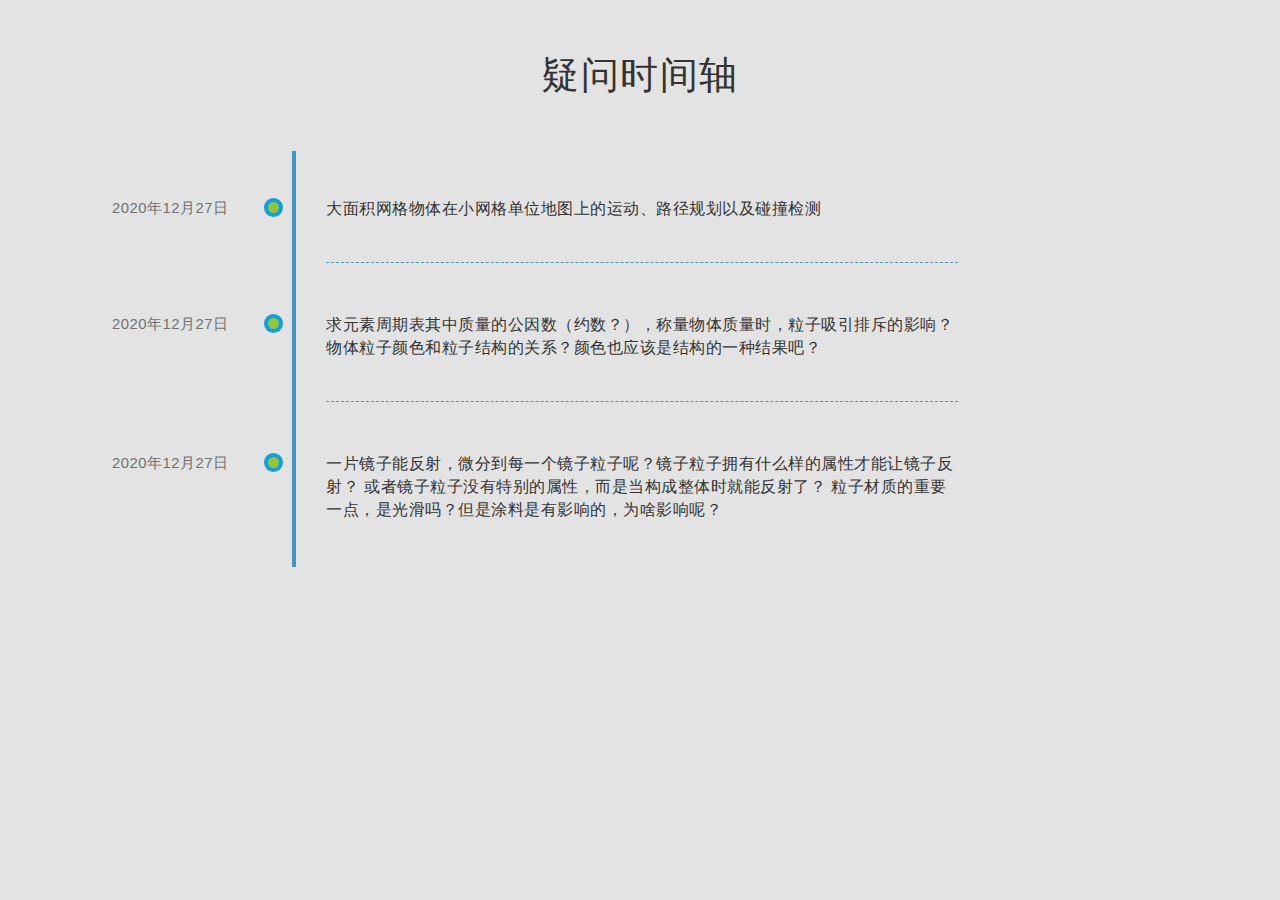
<file: html/question.html>
<!DOCTYPE html>
<html>
    <head>
        <link rel="stylesheet" href="timeline.css">

    </head>
    <body>
        <div id="content">
        <h1>疑问时间轴</h1>
        <!--添加答案模块-->
        <ul class="timeline">
            
            <li class="event" data-date="2020年12月27日">
                <p>大面积网格物体在小网格单位地图上的运动、路径规划以及碰撞检测</p>
            </li>
            <li class="event" data-date="2020年12月27日">
                <p>求元素周期表其中质量的公因数（约数？），称量物体质量时，粒子吸引排斥的影响？
                    物体粒子颜色和粒子结构的关系？颜色也应该是结构的一种结果吧？
                </p>
            </li>
            <li class="event" data-date="2020年12月27日">
                <p>一片镜子能反射，微分到每一个镜子粒子呢？镜子粒子拥有什么样的属性才能让镜子反射？
                    或者镜子粒子没有特别的属性，而是当构成整体时就能反射了？
                    粒子材质的重要一点，是光滑吗？但是涂料是有影响的，为啥影响呢？
                </p>
            </li>





        </ul>
         </div>
    
 
    </body>
</html>
</file>
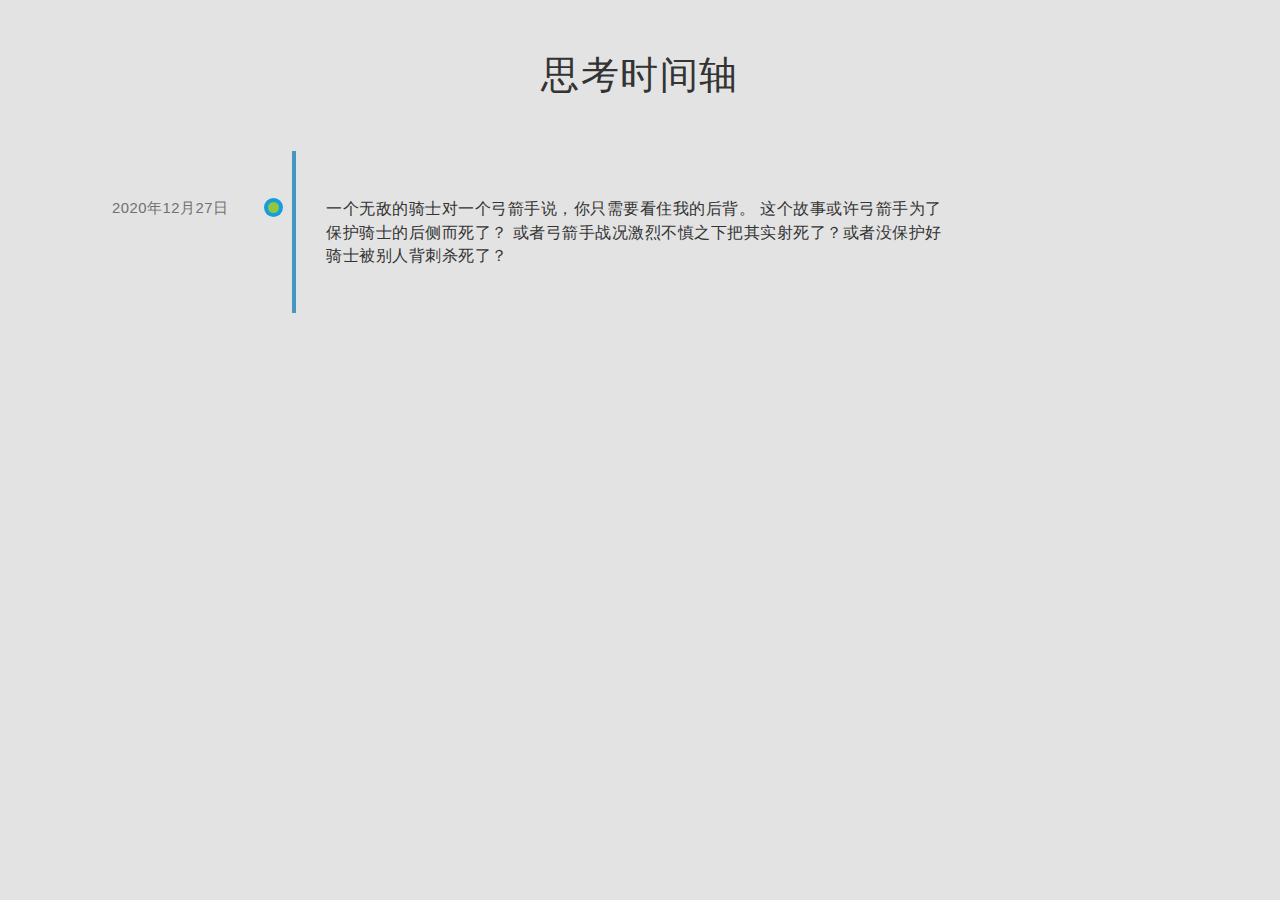
<file: html/story.html>
<!DOCTYPE html>
<html>
    <head>
        <link rel="stylesheet" href="timeline.css">

    </head>
    <body>
        <div id="content">
        <h1>思考时间轴</h1>

        <!--添加问题解决显示，比如划去-->
        <ul class="timeline">
            <li class="event" data-date="2020年12月27日">
                <p>一个无敌的骑士对一个弓箭手说，你只需要看住我的后背。
                    这个故事或许弓箭手为了保护骑士的后侧而死了？
                    或者弓箭手战况激烈不慎之下把其实射死了？或者没保护好骑士被别人背刺杀死了？
                </p>
            </li>





        </ul>
         </div>
    
 
    </body>
</html>
</file>
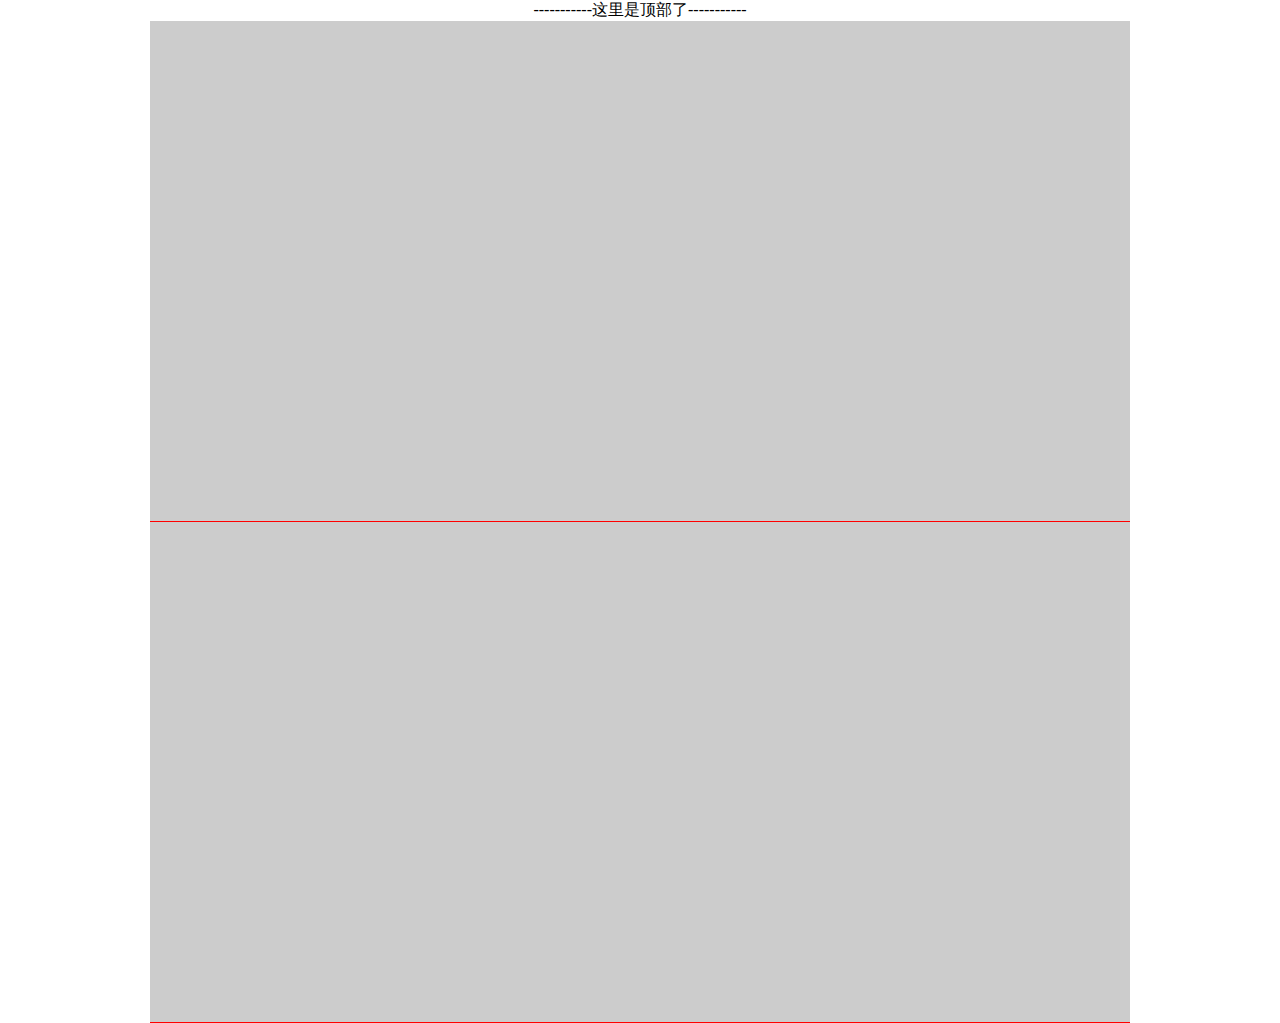
<file: html/test.html>
<!DOCTYPE html PUBLIC "-//W3C//DTD XHTML 1.0 Transitional//EN" "http://www.w3.org/TR/xhtml1/DTD/xhtml1-transitional.dtd">
<html xmlns="http://www.w3.org/1999/xhtml">
<head>
<meta http-equiv="Content-Type" content="text/html; charset=utf-8" />
<title>自动加载</title>
<style type="text/css">
    body{
        text-align:center;
        margin: 0 auto;
    }
    .main{
        text-align:center;
        margin: 0 auto;
        width:980px;
    }
    .mainDiv{
        width:980px;
        height:500px;
        background-color:#ccc;
        border-bottom:1px solid red;
    }
    #scrollup{
        color:#6EB8FC;
        text-align: center;
        text-decoration: none;
        bottom:65px;
        right:50px;
        width:35px;
        height:35px;
        border:2px solid #6EB8FC;
        border-radius:5px;            
    }

</style>

</head>
<body>
<div class="main" id="main" name="main">
    -----------这里是顶部了-----------
    <div class="mainDiv"></div>
    <div class="mainDiv"></div>
</div>

<a id="scrollup" href="#main" style="position:fixed;z-index: 999;display:none">TOP</a>

<script>
    window.οnscrοll= function(){
        //判断到底部的等式: scrollTop+windowHeight=scrollHeight;
        //变量scrollTop是滚动条滚动时，离顶部的距离
        var scrollTop = document.documentElement.scrollTop||document.body.scrollTop;
        //变量windowHeight是可视区的高度
        var windowHeight = document.documentElement.clientHeight || document.body.clientHeight;
        //变量scrollHeight是滚动条的总高度
        var scrollHeight = document.documentElement.scrollHeight||document.body.scrollHeight;
        //判断滚动条是否到底部
        if(scrollTop+windowHeight==scrollHeight){
            //写后台加载数据的函数
            console.log("距顶部"+scrollTop+"可视区高度"+windowHeight+"滚动条总高度"+scrollHeight);        
            var div = document.createElement("div");
            div.setAttribute("class","mainDiv");
            var main = document.getElementById("main");
            main.appendChild(div);                
        }
        if(scrollTop==0){
            document.getElementById("scrollup").style.display="none";
        }else{
            document.getElementById("scrollup").style.display="block";
        }
        
    }
</script>
</body>
</html>
</file>
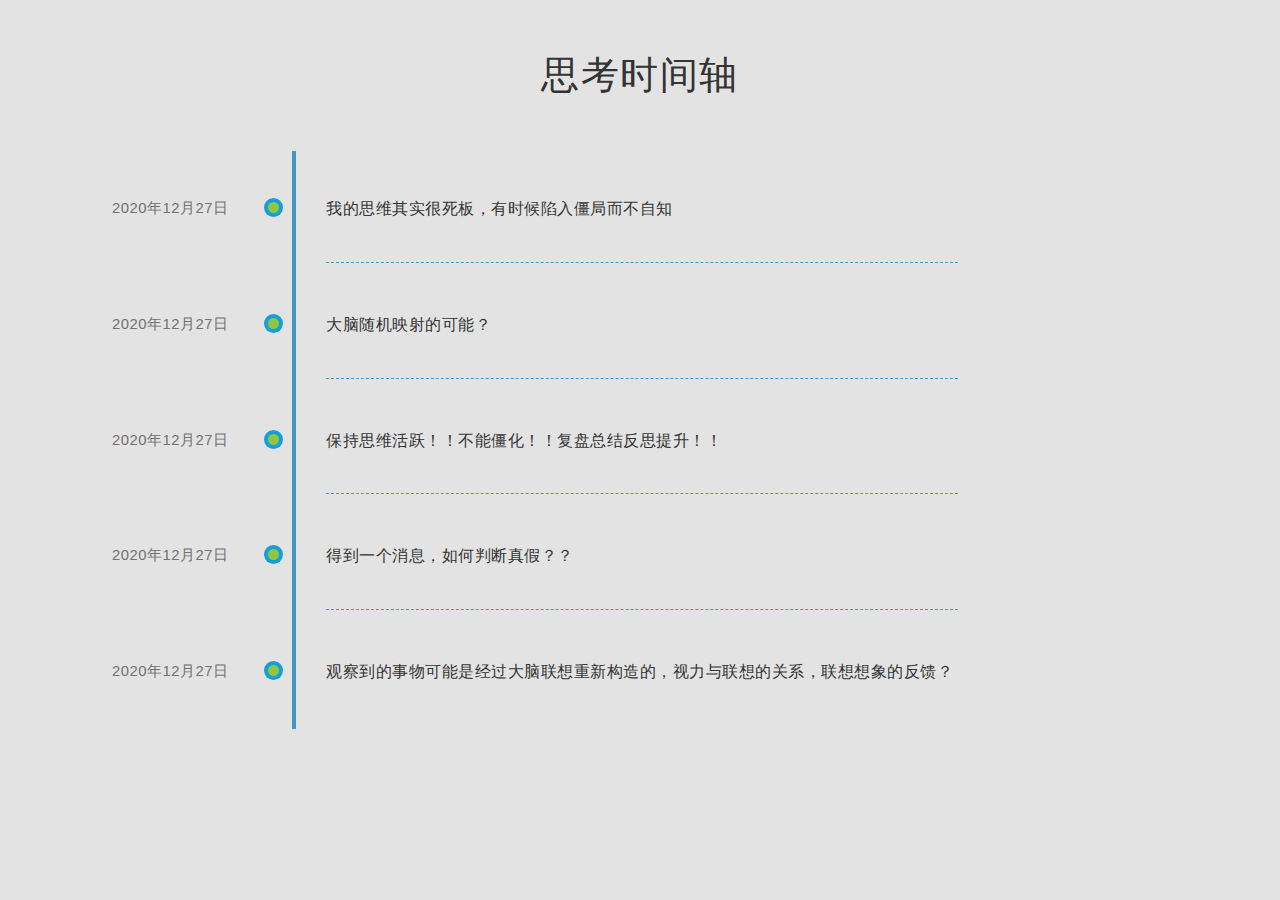
<file: html/think.html>
<!DOCTYPE html>
<html>
    <head>
        <link rel="stylesheet" href="timeline.css">

    </head>
    <body>
        <div id="content">
        <h1>思考时间轴</h1>

        <!--添加问题解决显示，比如划去-->
        <ul class="timeline">
            <li class="event" data-date="2020年12月27日">
                <p>我的思维其实很死板，有时候陷入僵局而不自知
                </p>
            </li>
            <li class="event" data-date="2020年12月27日">
                <p>大脑随机映射的可能？
                </p>
            </li>
            <li class="event" data-date="2020年12月27日">
                <p>保持思维活跃！！不能僵化！！复盘总结反思提升！！
                </p>
            </li>
            <li class="event" data-date="2020年12月27日">
                <p>得到一个消息，如何判断真假？？
                </p>
            </li>
            <li class="event" data-date="2020年12月27日">
                <p>观察到的事物可能是经过大脑联想重新构造的，视力与联想的关系，联想想象的反馈？
                </p>
            </li>





        </ul>
         </div>
    
 
    </body>
</html>
</file>
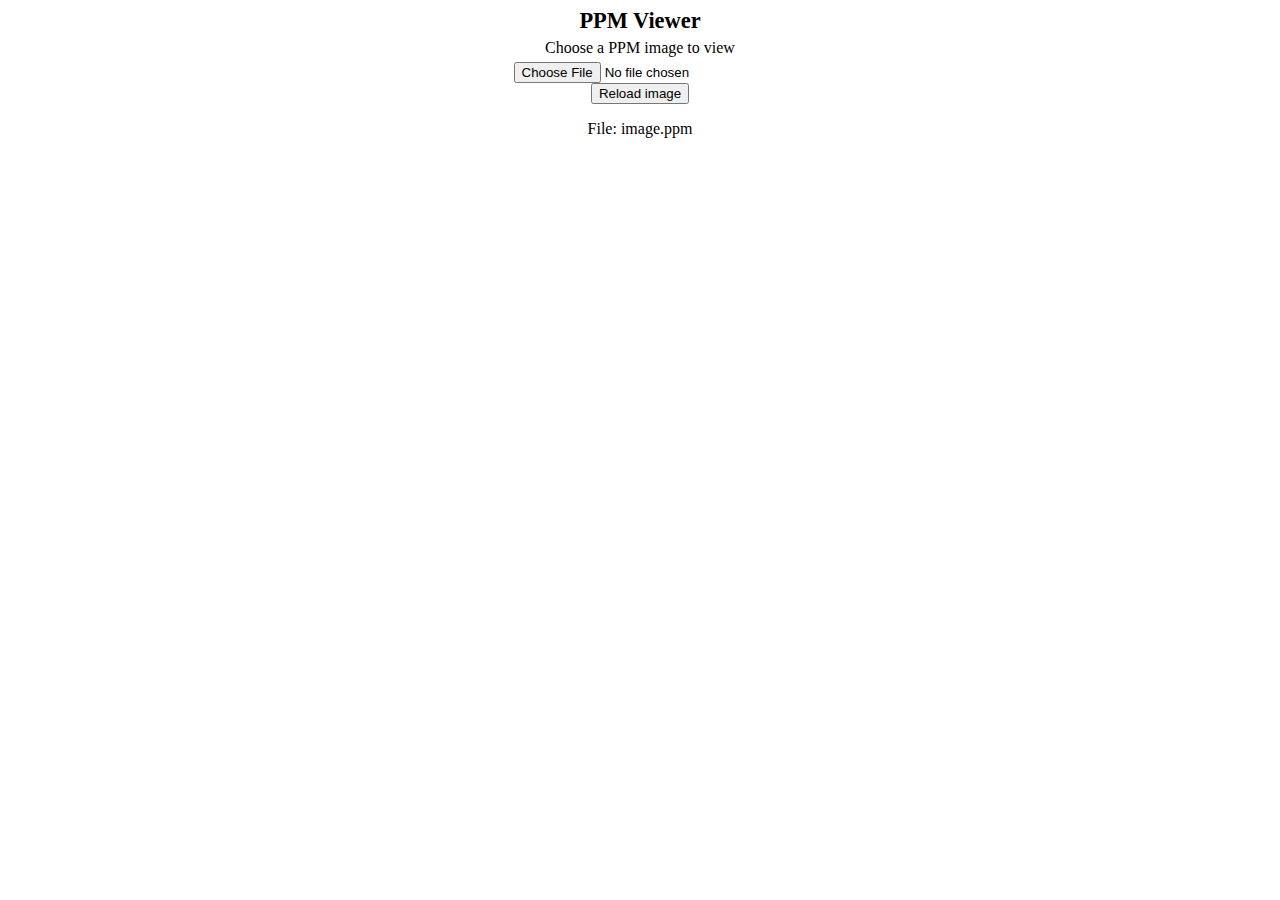
<file: tools/PPM_View.html>
<!--
    Originally created by
    John Nicholson, Austin Peay State University
    -->

<html>
    <head><meta http-equiv="Content-Type" content="text/html; charset=UTF-8">
        <title>PPM Viewer</title>
        
        <style type="text/css">
            form, div, p {
                text-align:center;
            }
            div {
                margin-top: 5px;
                margin-bottom: 5px;
            }
            form,div {
                margin-left:auto;
                margin-right:auto;
            }
            #name {
                font-size: 1.4em;
                font-weight: bold;
            }
            #errorDiv {
                text-align:center;
            }
            .error {
                display:inline-block;
                text-align:left;
                margin-left:auto;
                margin-right:auto;
                font-weight:bold;
            }
        </style>
        <script type="text/javascript">
            var reloadButton;
            var canvas;
            var ctx;

            function showError(msg) {
                var errorDiv = document.getElementById("errorDiv");
                errorDiv.innerHTML = '<div class="error">Error: ' + msg + '</div>';
                ctx.clearRect(0, 0, canvas.width, canvas.height);
            }

            function processPPM(fileContents) {
                //在给定矩形内清空一个矩形
                // left_up:0  left_bottom:0  right_up:width  right_bottom:height
                ctx.clearRect(0, 0, canvas.width, canvas.height);
                
                /*
                \s: Space
                +： 一个或多个
                ^： 开始，^\s，以空格开始
                $： 结束，\s$，以空格结束
                |：或者
                /g：global， 全局
                replace() 替换
                */
                fileContents = fileContents.replace(/^\s+/, '').replace(/\s+$/, '');

                //  \s匹配任何空白字符 包括\n,\r,\f,\t,\v等
                //  +匹配前面的子表达式一次或多次
                // '123    abc     111\ndemo'  ->  ["123", "abc", "111", "demo"]
                var data = fileContents.split(/\s+/);

                /*
                P3
                3 2
                255
                255 0 0 0 255 0 0 0 255
                255 255 0 255 255 255 0 0  
                */
                
                // 如果开头是'P3' 通过检测
                if (fileContents.substr(0, 2) != 'P3' || data[0] != 'P3') {
                    showError('File is not a PPM');
                    return;
                } 
                
                //  standardize
                var width = data[1];
                var height = data[2];
                var maxColors = data[3];

                if (data[3] != 255) {
                    showError('MaxColors is not 255');
                    return;
                }

                // all the pixels with 3 channels + data[0,1,2,3]
                if (data.length != 3 * width * height + 4) {
                    showError('Not enough pixel data.<br>'
                              + 'Found: ' + (data.length  -  4) + '<br>'
                              + 'Expecting: ' + (3 * width * height) + '<br>'
                              + 'Based on width = ' + width 
                              + ' and height = ' + height);
                    return;
                }

                //设置或返回表格行的开始和结束标签之间的 HTML
                errorDiv.innerHTML = '';

                canvas.width=width; 
                canvas.height=height; 

                var img = ctx.getImageData(0, 0, width, height);
                var pixels = img.data;
                //ImageDate.data[]  r,g,b, alpha
                var imageIndex = 0;
                for (var i = 4; i < data.length; i += 3) {
                    pixels[imageIndex++] = data[i]; // r
                    pixels[imageIndex++] = data[i+1]; // g
                    pixels[imageIndex++] = data[i+2]; // b
                    pixels[imageIndex++] = 255; // a
                }
                ctx.putImageData(img, 0, 0);
                reloadButton.disabled = false;
            }

            function processFiles(files) {
                if (! reloadButton) {
                    reloadButton = document.getElementById("reloadBtn");
                }
                if (! canvas) {
                    // width=200  height=100
                    canvas = document.getElementById("imageCanvas");
                    //返回一个 CanvasRenderingContext2D 对象，该对象实现了一个画布所使用的大多数方法
                    //返回一个用于在画布上绘图的环境
                    ctx = canvas.getContext("2d");
                }

                reloadButton.disabled = true;

                var file = files[0];
                var filenameDiv = document.getElementById("filenameDiv");
                //修改值？
                filenameDiv.innerHTML = "File: " + file.name;
                //name,size,type,LastModifiedDate
                if (file.name.substr(file.name.length-4) != ".ppm") {
                    showError('file name does not end with ".ppm"');
                    return
                }


                var r = new FileReader();

                r.onload = function(e) { 
                    //target 触发该事件的节点，如生成事件的元素、文档或窗口
                    var contents = e.target.result;
                    processPPM(contents);
                } 
                //以纯文本形式读取文件，读取到的文本保存在result属性中
                r.readAsText(file);

            }
        </script>
    </head>
    <body>
        <div id="name">PPM Viewer</div>
        <div id="instruct">Choose a PPM image to view</div>
        <form name="fileForm" id="fileForm">
            <!--
                for FileReader
            -->
            <input type="file" name="filedata" id="filedata" onchange="processFiles(this.files);">
            <br>
            <button id="reloadBtn" onclick="processFiles(this.form.filedata.files); return false;">Reload image</button>
        </form>
        <div id="filenameDiv">File: image.ppm</div>
        <div id="errorDiv"></div>
        <div><canvas id="imageCanvas" width="200" height="100"></canvas></div>
    

</body>
</html>
</file>
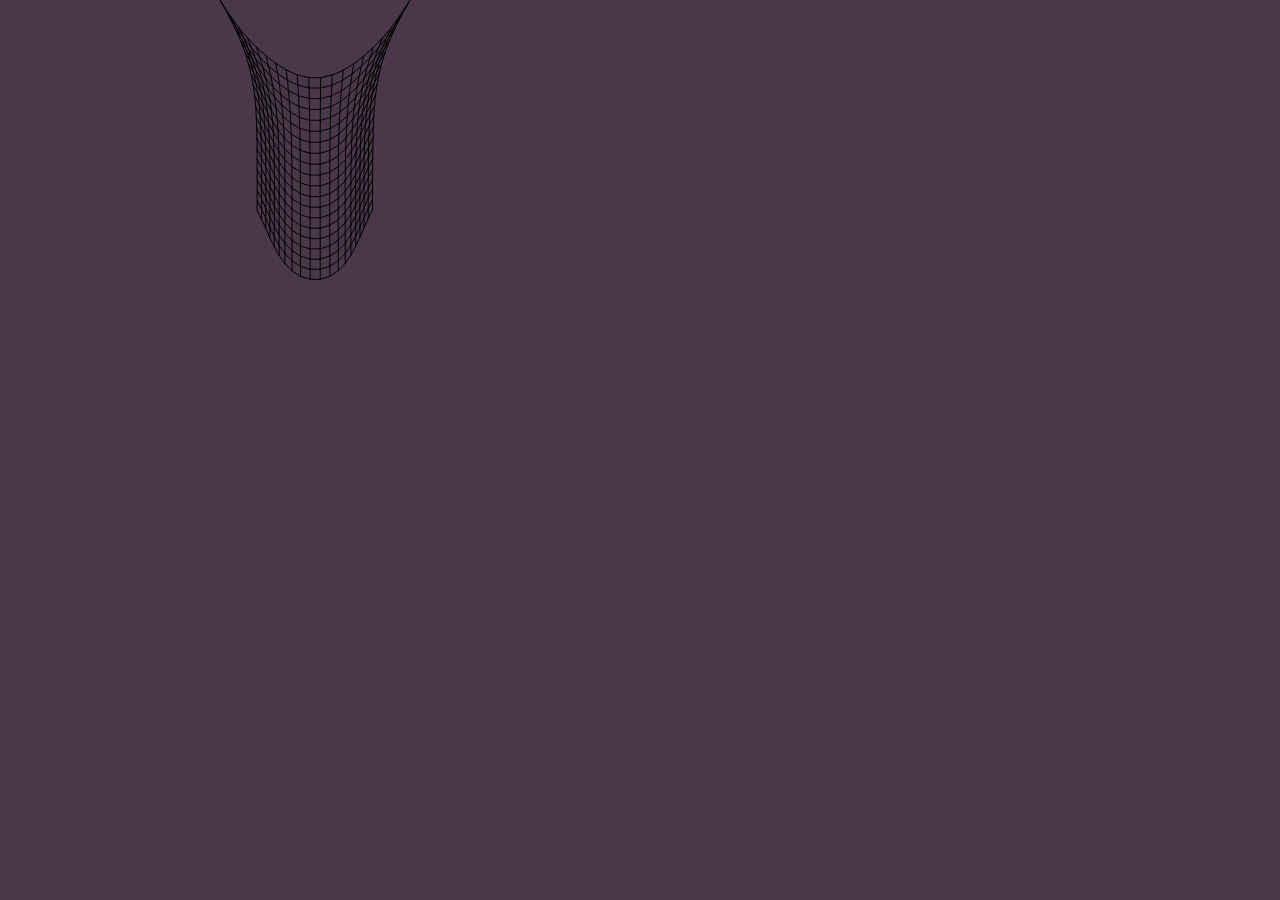
<file: src/Processing/processing-demo.html>
<html>
    <head>
        <meta charset="UTF-8">
        <script type="text/javascript" src="libraries/p5.min.js"></script>
        <!--<script type="text/javascript" src="libraries/toxiclibs.js"></script>-->
        <script type="text/javascript" src="libraries/toxiclibs.min.js"></script>
        <script type="text/javascript" src="test2.js"></script>
        <link rel="stylesheet" href="../../src/rely/style.css">
       
    </head>
    <body>
        <!--
        目前加入了toxiclibs.js  https://github.com/hapticdata/toxiclibsjs
        请注意，libraries中第三库全部来自前辈github
        准备加入matter.js  https://github.com/liabru/matter-js
        准备加入processing.js http://processingjs.org
        -->

        
    </body>


</html>
<html>
</file>
<file: src/rely/style.css>
html{   
    width: 100%;   
    height: 100%;   
    /*溢出页面：滚动条*/
    overflow: scroll;   
    font-style: sans-serif;   
}   
body{   
    width: 100%;   
    height: 100%;   
    font-family: 'Open Sans',sans-serif;   
    margin: 0;   
    background-color: #4A374A;   
}   
#login{   
    position: absolute;   
    top: 50%;   
    left:50%;   
    margin: -150px 0 0 -150px;   
    width: 300px;   
    height: 100px;   
}   
h1,h2,a,details{   
    color: #fff;   
    text-shadow:0 0 10px;   
    letter-spacing: 1px;   
    text-align: center;  
    line-height: 30px; 
}   
h1{   
    font-size: 2em;   
    margin: 0.67em 0;   
}

#header{
    background-color: #333333;
    color: white;
    text-align: center;
    padding: 10px;
    border-bottom-color: lightcoral;
}
#nav{
    background-color: gray;
    color: black;
    text-align: left;
    height: 1000px;
    width: 150px;
    padding: 10px;
    float: left;
    line-height:30px;
}
#footer{
    background-color:black;
    color:white;
    clear:both;
    text-align:center;
    padding:5px;	
    height: 150px;
}
#section{
    /* float 元素往哪个方向浮动*/
    float: left;
    width: 350px;
    padding: 10px;
}
#colour_cornsilk{
    color:cornsilk;
}
</file>
<file: html/timeline.css>
body {
    background: #e3e3e3;
    font-size: 16px;
}
strong {
    font-weight: 600;
}
h1 {
    font-family: 'Oswald', sans-serif;
    letter-spacing: 1.5px;
    color: #333;
    font-weight: 100;
    font-size: 2.4em;
}
#content {
    margin-top: 50px;
    text-align: center;
    /* Timeline */
}
.timeline {
    border-left: 4px solid #4298c3;
    border-bottom-right-radius: 4px;
    border-top-right-radius: 4px;
    background: rgba(255, 255, 255, 0.03);
    color: #333;
    font-family: 'Source Sans Pro', sans-serif;
    margin: 50px auto;
    letter-spacing: 0.5px;
    position: relative;
    line-height: 1.4em;
    font-size: 1.03em;
    padding: 30px;
    list-style: none;
    text-align: left;
    font-weight: 1;
    max-width: 50%;
}
.timeline h1,
.timeline h2,
.timeline h3 {
    font-family: 'Oswald', sans-serif;
    letter-spacing: 1.5px;
    font-weight: 100;
    font-size: 1.4em;
}
.timeline .event {
    border-bottom: 1px dashed #4298c3;
    padding-bottom: 25px;
    margin-bottom: 50px;
    position: relative;
}
.timeline .event:last-of-type {
    padding-bottom: 0;
    margin-bottom: 0;
    border: none;
}
.timeline .event:before,
.timeline .event:after {
    position: absolute;
    display: block;
    top: 0;
}
.timeline .event:before {
    left: -217.5px;
    color: #717171;
    content: attr(data-date);
    text-align: right;
    font-weight: 400;
    font-size: 0.9em;
    min-width: 120px;
}
.timeline .event:after {
    box-shadow: 0 0 0 4px #169eda;
    left: -57.85px;
    background: #91c740;
    border-radius: 50%;
    height: 11px;
    width: 11px;
    content: "";
    top: 5px;
}
</file>
